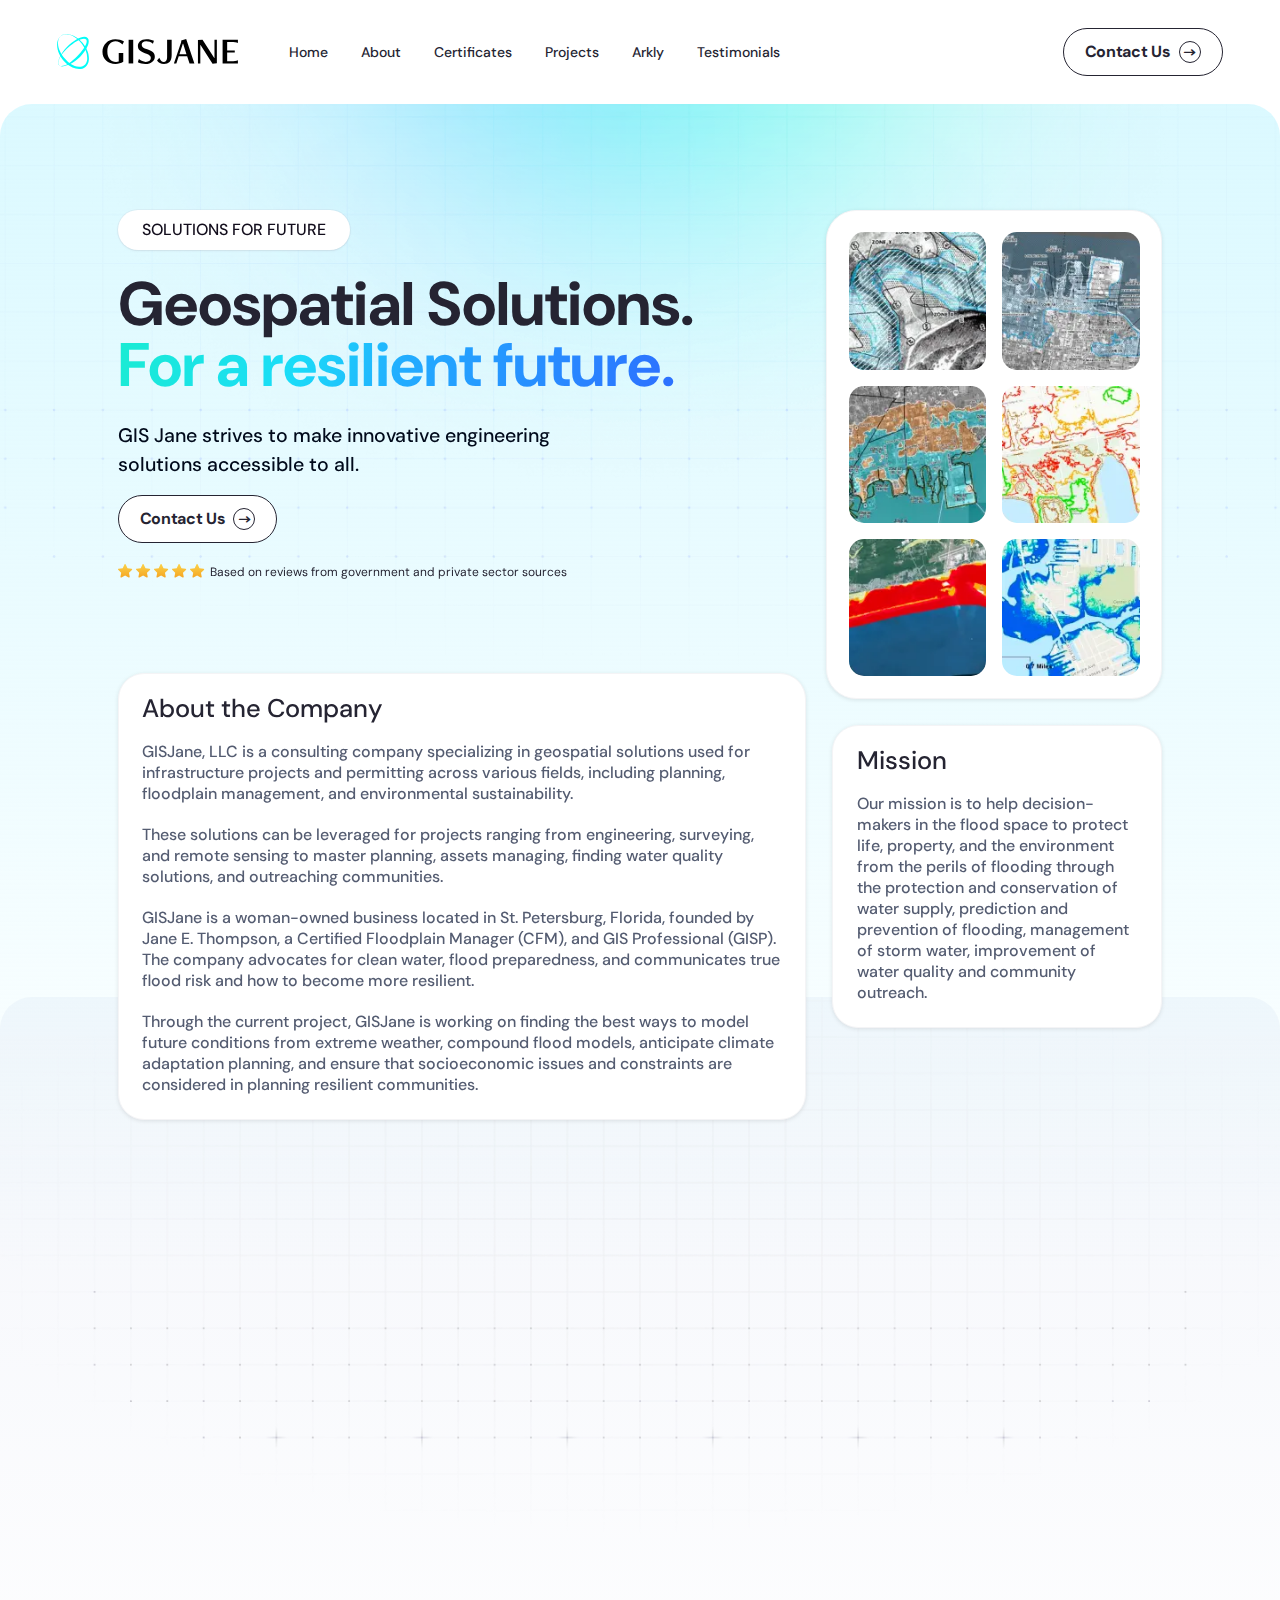
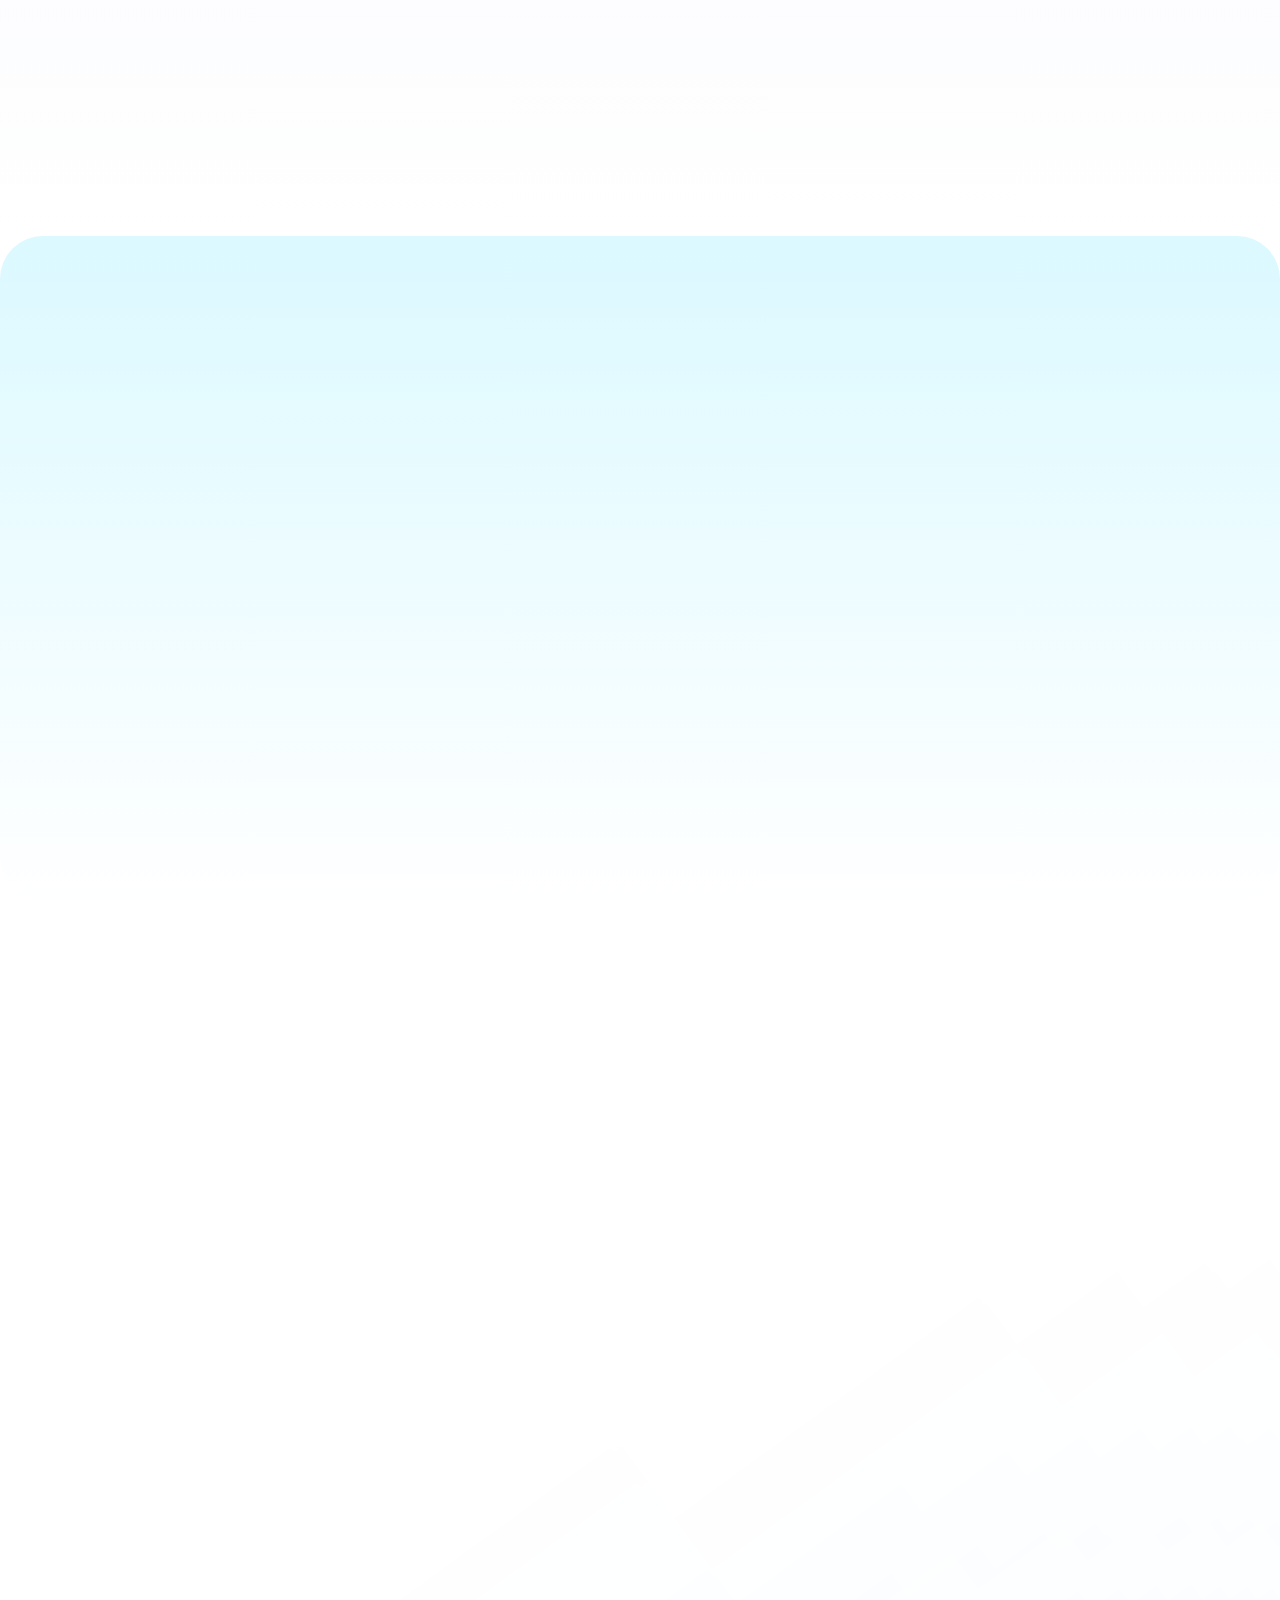
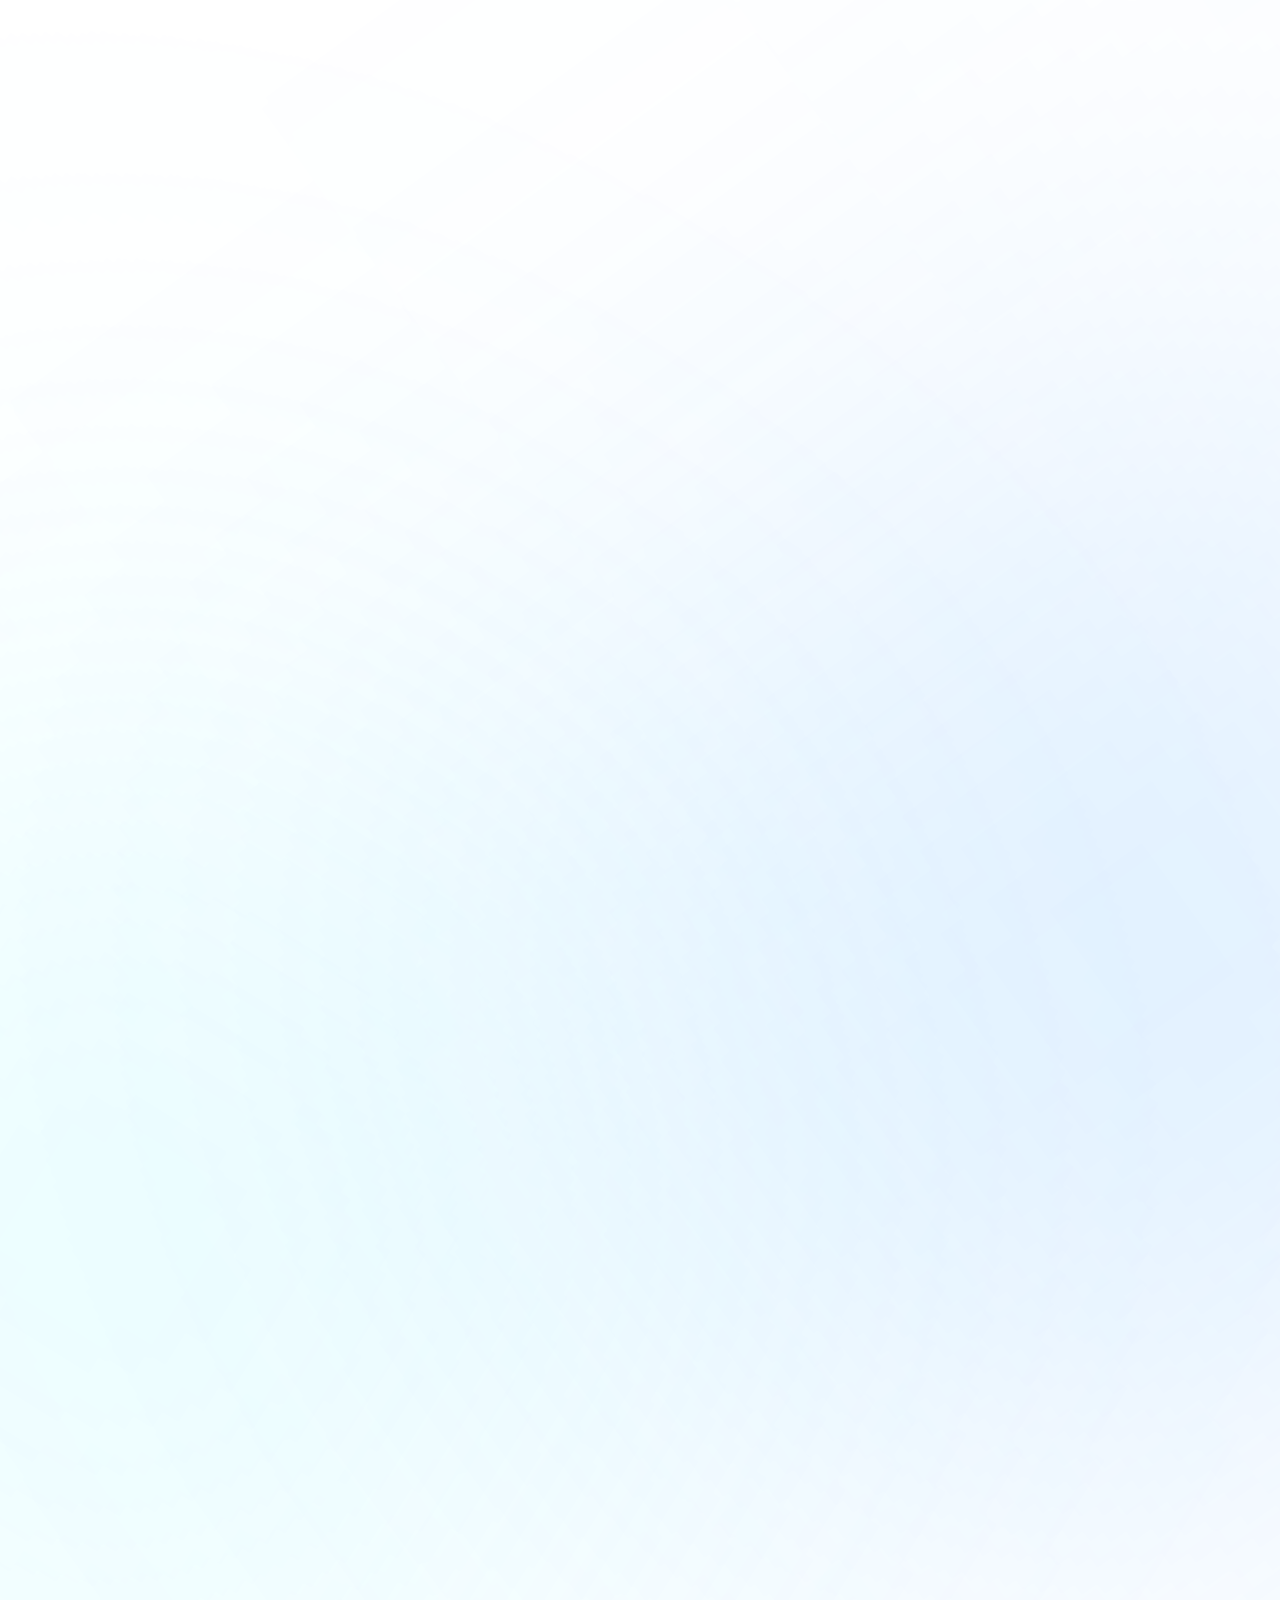
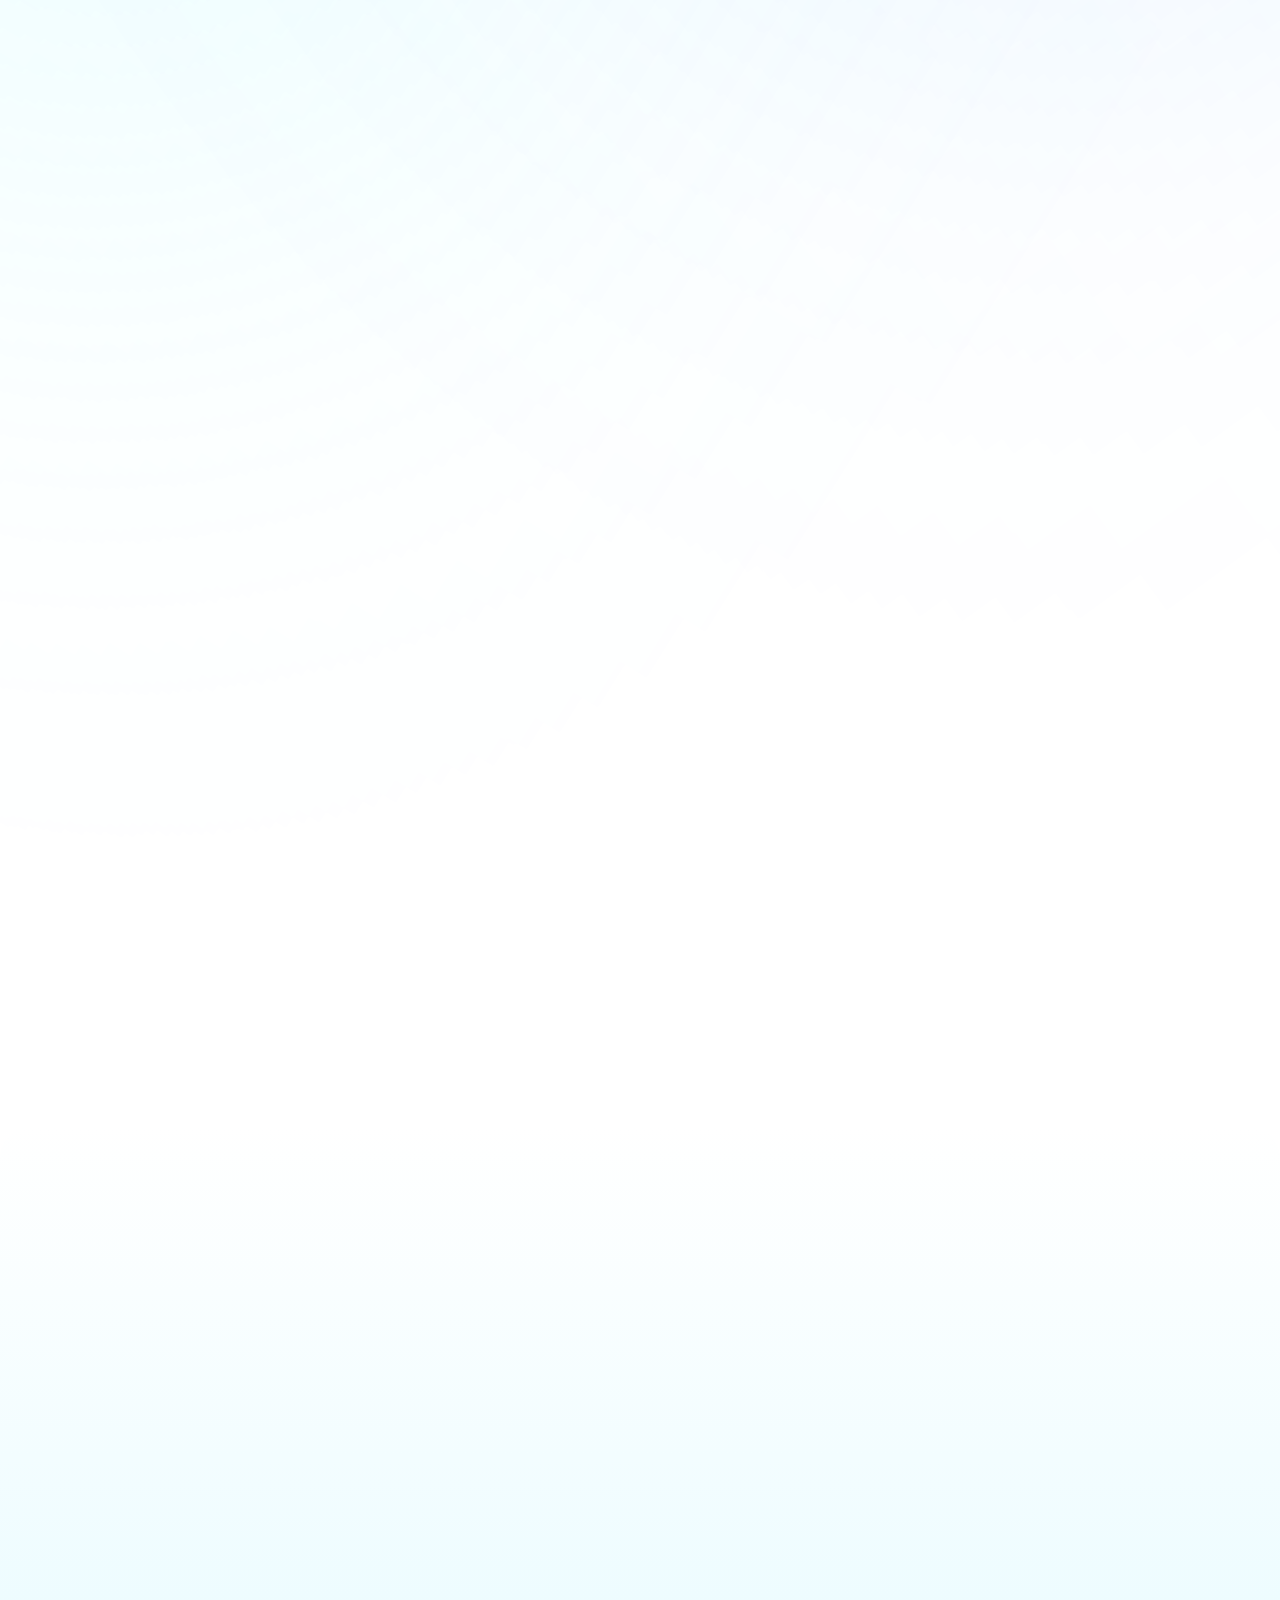
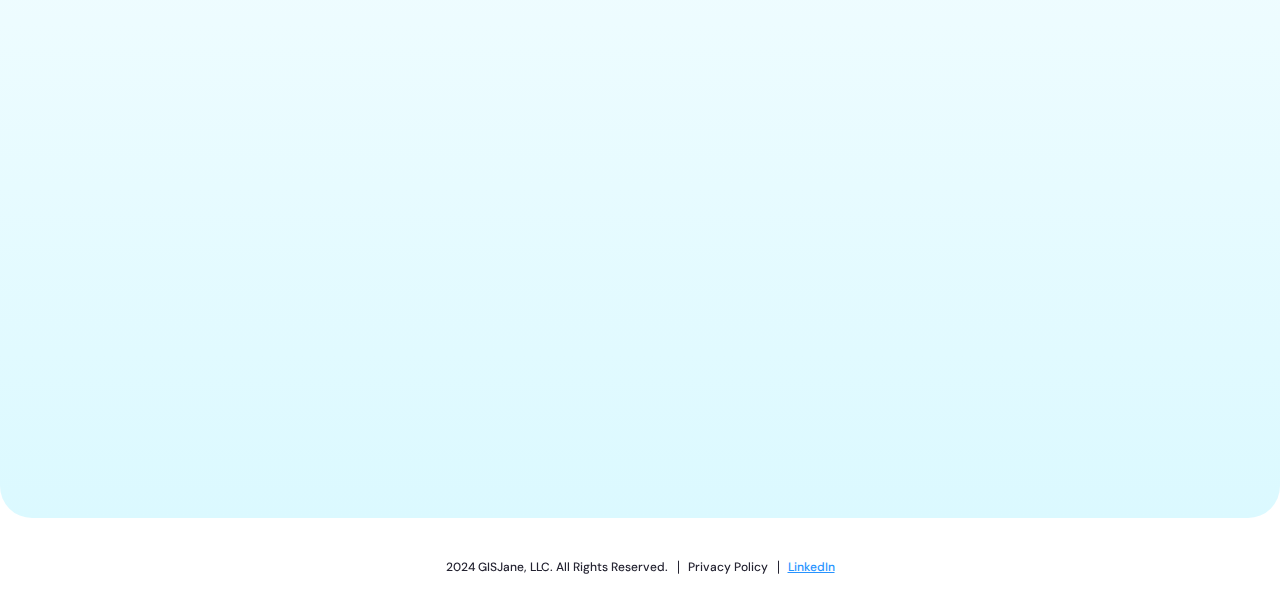
<file: index.html>
<!DOCTYPE html>
<html lang="en">

<head>
	<title>GISJANE</title>
	<meta charset="UTF-8">
	<meta name="format-detection" content="telephone=no">
	<!-- <style>body{opacity: 0;}</style> -->
	<link rel="stylesheet" href="css/style.min.css?_v=20240620052452">
	<link rel="shortcut icon" href="favicon.ico">
	<!-- <meta name="robots" content="noindex, nofollow"> -->
	<meta name="viewport" content="width=device-width, initial-scale=1.0">
</head>

<body>
	<div class="wrapper">
		<header class="header">
			<div class="header__container">
				<div class="header__body">
					<a href="index.html" class="header__logo"><img src="img/logo.svg" alt="logo"></a>
					<div class="header__menu menu">
						<nav class="menu__body">
							<ul class="menu__list">
								<li class="menu__item"><a href="index.html" class="menu__link">Home</a></li>
								<li class="menu__item"><a href="#" data-goto=".about" class="menu__link">About</a></li>
								<li class="menu__item"><a href="#" data-goto=".certifications" class="menu__link">Certificates</a></li>
								<li class="menu__item"><a href="#" data-goto=".projects" class="menu__link">Projects</a></li>
								<li class="menu__item"><a href="#" data-goto=".arkly" class="menu__link">Arkly</a></li>
								<li class="menu__item"><a href="#" data-goto=".testimonials" class="menu__link">Testimonials</a></li>
							</ul>
						</nav>
					</div>
					<a href="#" data-da=".menu__list, 767.98" data-goto=".page__contacts" class="header__button button _icon-arrow">Contact Us</a>
					<button type="button" class="menu__icon icon-menu"><span></span></button>
				</div>
			</div>
		</header>
		<main class="page">
			<section class="page__hero hero">
				<div class="hero__container">
					<div class="hero__body">
						<div class="hero__main main-hero">
							<div class="main-hero__content">
								<div class="main-hero__label label">SOLUTIONS FOR FUTURE</div>
								<h1 class="main-hero__title">Geospatial Solutions. <span>For a resilient future.</span></h1>
								<div class="main-hero__text">GIS Jane strives to make innovative engineering solutions accessible to all.</div>
								<a href="#" data-goto=".page__contacts" class="main-hero__button button _icon-arrow">Contact Us</a>
								<div class="main-hero__reviews reviews-main-hero">
									<a href="#" data-goto=".page__testimonials" class="reviews-main-hero__stars">
										<img src="img/hero/stars.svg" alt="stars">
									</a>
									<div class="reviews-main-hero__text">Based on reviews from government and private sector sources</div>
								</div>
							</div>
							<div class="main-hero__items">
								<div class="main-hero__item">
									<img src="img/hero/image_1.webp" alt="image">
								</div>
								<div class="main-hero__item">
									<img src="img/hero/image_2.webp" alt="image">
								</div>
								<div class="main-hero__item">
									<img src="img/hero/image_3.webp" alt="image">
								</div>
								<div class="main-hero__item">
									<img src="img/hero/image_4.webp" alt="image">
								</div>
								<div class="main-hero__item">
									<img src="img/hero/image_5.webp" alt="image">
								</div>
								<div class="main-hero__item">
									<img src="img/hero/image_6.webp" alt="image">
								</div>
							</div>
						</div>
						<div class="hero__about about-hero">
							<div data-watch data-watch-once class="about-hero__main main-about-hero">
								<h2 class="main-about-hero__title title-about">About the Company</h2>
								<div class="main-about-hero__text text-about">
									<p>GISJane, LLC is a consulting company specializing in geospatial solutions used for infrastructure projects and permitting across various fields, including planning, floodplain management, and environmental sustainability.</p>
									<p>These solutions can be leveraged for projects ranging from engineering, surveying, and remote sensing to master planning, assets managing, finding water quality solutions, and outreaching communities.</p>
									<p>GISJane is a woman-owned business located in St. Petersburg, Florida, founded by Jane E. Thompson, a Certified Floodplain Manager (CFM), and GIS Professional (GISP). The company advocates for clean water, flood preparedness, and communicates true flood risk and how to become more resilient.</p>
									<p>Through the current project, GISJane is working on finding the best ways to model future conditions from extreme weather, compound flood models, anticipate climate adaptation planning, and ensure that socioeconomic issues and constraints are considered in planning resilient communities.</p>
								</div>
							</div>
							<div class="about-hero__items">
								<div data-watch data-watch-once class="about-hero__mission mission-about-hero">
									<h2 class="mission-about-hero__title title-about">Mission</h2>
									<div class="mission-about-hero__text text-about">
										<p>Our mission is to help decision-makers in the flood space to protect life, property, and the environment from the perils of flooding through the protection and conservation of water supply, prediction and prevention of flooding, management of storm water, improvement of water quality and community outreach.</p>
									</div>
								</div>
								<div data-watch data-watch-once class="about-hero__vision vision-about-hero">
									<h2 class="vision-about-hero__title title-about">Vision</h2>
									<div class="vision-about-hero__text text-about">
										<p>Our vision is a world where water resources are safeguarded, flooding is mitigated, and communities are equipped with the knowledge and solutions to adapt and prosper in the face of environmental challenges.</p>
									</div>
								</div>
							</div>
						</div>
					</div>
					<!-- <img src="img/hero/bg.webp" class="hero__bg" alt="bg"> -->
					<img src="img/hero/grid.webp" class="hero__bg-grid" alt="bg">
				</div>
			</section>
			<section class="page__competencies competencies">
				<div class="competencies__container">
					<div class="competencies__body">
						<div data-watch data-watch-once class="competencies__images">
							<div class="competencies__image">
								<img src="img/competencies/image_1.webp" alt="image">
							</div>
							<div class="competencies__image">
								<img src="img/competencies/image_2.webp" alt="image">
							</div>
						</div>
						<div data-watch data-watch-once class="competencies__content content-competencies">
							<h2 class="content-competencies__title">Core competencies:</h2>
							<div class="content-competencies__items">
								<div class="content-competencies__item">Geographic Information Systems</div>
								<div class="content-competencies__item">Asset Management and Inventory</div>
								<div class="content-competencies__item">FEMA Risk MAP</div>
								<div class="content-competencies__item">GIS Training</div>
								<div class="content-competencies__item">Infrastructure</div>
								<div class="content-competencies__item">Satisfying the State of Florida Vulnerability Assessment Requirements</div>
								<div class="content-competencies__item">Grant-Writing</div>
								<div class="content-competencies__item">Capital planning (CAP) and comprehensive planning (COP)</div>
								<div class="content-competencies__item">Environmental Permitting</div>
								<div class="content-competencies__item">Geodatabase Development</div>
								<div class="content-competencies__item">Risk Assessment and Impact Assessment</div>
								<div class="content-competencies__item">Project Management</div>
								<div class="content-competencies__item">No-Rise Certification for Developers</div>
								<div class="content-competencies__item">Program Management for Planners, Engineers, and GIS Experts</div>
								<div class="content-competencies__item">Facilitation of Engineering Studies</div>
							</div>
						</div>
					</div>
					<img src="img/competencies/grid.webp" class="competencies__bg" alt="bg">
				</div>
			</section>
			<section class="page__certifications certifications">
				<div class="certifications__container">
					<div data-watch data-watch-once class="certifications__label label">Certifications & Affiliations</div>
					<div class="certifications__body">
						<div data-watch data-watch-once class="certifications__professional">
							<h2 class="certifications__title">Professional certifications </h2>
							<div class="certifications__logos">
								<div class="certifications__logo">
									<img src="img/certifications/logo_1.svg" alt="logo">
								</div>
								<div class="certifications__logo">
									<img src="img/certifications/logo_2.svg" alt="logo">
								</div>
							</div>
						</div>
						<div data-watch data-watch-once class="certifications__affiliations affilations-certificatios">
							<h2 class="affilations-certificatios__title certifications__title">Professional affiliations</h2>
							<div class="affilations-certificatios__image">
								<img src="img/certifications/affiliations.webp" alt="image">
							</div>
						</div>
					</div>
					<!-- <img src="img/certifications/bg.webp" class="certifications__bg" alt="bg"> -->
				</div>
			</section>
			<section class="page__about about">
				<div class="about__container">
					<div data-watch data-watch-once class="about__label label">About Jane</div>
					<div class="about__body">
						<div data-watch data-watch-once class="about__image">
							<img src="img/about/image.webp" alt="image">
						</div>
						<div data-watch data-watch-once class="about__content">
							<div class="about__text">
								<p>Jane E Thompson, CFM, GISP, the owner of GISJane, specializes in the development of Geographic Information Systems (GIS) in the civil engineering industry creating much of the base mapping available from FEMA in Florida.</p>
								<p>Mrs. Thompson began her career in FEMA flood hazard mapping performing FEMA flood insurance studies during the FEMA Map Modernization Program for Northwest, Suwannee River and Southwest Florida Water Management Districts. She has worked with municipal, state, federal and private clients for regulatory and non-regulatory projects.</p>
								<p>Jane excels at building relationships around GIS, remote sensing, innovative technologies, water quality, floodplain and asset management. She works extensively in asset management and master planning including watershed, water waste, stormwater, county, mining operations and reclamation, environmental engineering, floodplain modeling and mapping, regulatory compliance, permitting and performs QA/QC of modeling inputs and mapping results as well as performs Intergovernmental Outreach.</p>
								<p>Mrs. Thompson’s extensive experience and understanding of GIS asset management principles transcends disciplines and even fields lending her expertise to drive marketing, professional membership, design grants projects with outreach to dozens of government agencies at once with a deeper understanding of environmental and other impacts holistically.</p>
							</div>
						</div>
					</div>
					<div data-watch data-watch-once class="about__quote quote-about">
						<h2 class="quote-about__title title-about">Jane’s quote:</h2>
						<div class="quote-about__text">“I have dedicated my entire professional career to sound floodplain management, communication of true risk and stewardship of the environment using best practices and applications of GIS. The quality of life on this planet and future of sustainable development depends on the actions that we take right here, right now.”</div>
						<img src="img/about/icon-quote.svg" class="quote-about__icon" alt="icon">
					</div>
					<div data-watch data-watch-once class="about__achievements achievements-about">
						<h2 class="achievements-about__title title-about">Achievements</h2>
						<div class="achievements-about__items">
							<div class="achievements-about__item">20 years of experience</div>
							<div class="achievements-about__item">Mapped 13 out of 29 Florida Hydrologic Unit Code (HUC8) Basins (areas)</div>
							<div class="achievements-about__item">Mapped the entire Florida panhandle (Northwest Florida Water Management District) through the Suwannee river twice - the largest water shed study ever awarded for the single company by the Suwannee river</div>
							<div class="achievements-about__item">Conducted the 1st resilience sea level rise project in the state of Florida (Ocala County)</div>
							<div class="achievements-about__item">Digitized all the flood zones for the State of Florida</div>
							<div class="achievements-about__item">Was responsible for permitting 100,000 acre phosphate mine</div>
						</div>
					</div>
				</div>
			</section>
			<section class="page__projects projects">
				<div class="projects__container">
					<div class="projects__body">
						<div class="projects__content">
							<div data-watch data-watch-once class="projects__label label">Projects</div>
							<h2 data-watch data-watch-once class="projects__title">GISJANE Projects</h2>
							<div data-watch data-watch-once class="projects__text">If you want to learn about our initiatives in details, please <a href="#" data-goto=".page__contacts">reach out to us</a></div>
						</div>
						<div data-watch data-watch-once class="projects__slider-box">
							<div class="projects__slider swiper">
								<div class="projects__wrapper swiper-wrapper">
									<div class="projects__slide slide-projects swiper-slide">
										<div class="slide-projects__logo">
											<img src="img/projects/logo_1.svg" alt="logo">
										</div>
										<h3 class="slide-projects__title">Multi-Jurisdictional Watershed Master Plan</h3>
										<div class="slide-projects__text">GISJane assured the quality of GIS and modeling inputs, managed reporting, and coordinated stakeholder engagement for more than twenty Florida counties and municipalities that participated in the HMGP-DR IRMA-funded project. GISJane hired HighTide to conduct an economic and socioeconomic impact assessment for eight communities.</div>
									</div>
									<div class="projects__slide slide-projects swiper-slide">
										<div class="slide-projects__logo">
											<img src="img/projects/logo_2.svg" alt="logo">
										</div>
										<h3 class="slide-projects__title">Manatee County CRS Stormwater Master Plan Activities Evaluation</h3>
										<div class="slide-projects__text">
											<p>Manatee County CRS Stormwater Master Plan Activities Evaluation</p>
											<p>Description: Jane evaluated the Manatee County CRS Program for the Activities related to Stormwater Management Activities in order to provide recommendations to the Stormwater Utilities Division.</p>
										</div>
									</div>
									<div class="projects__slide slide-projects swiper-slide">
										<div class="slide-projects__logo">
											<img src="img/projects/logo_3.svg" alt="logo">
										</div>
										<h3 class="slide-projects__title">Polk County Pathway to a Stormwater Master Plan</h3>
										<div class="slide-projects__text">
											<p>GISJane evaluated Polk County’s existing stormwater management program to provide recommendations for next steps. The county has begun to collect its GIS assets for stormwater outside the existing SWFWMD datasets.</p>
										</div>
									</div>
									<div class="projects__slide slide-projects swiper-slide">
										<div class="slide-projects__logo">
											<img src="img/projects/logo_1.svg" alt="logo">
										</div>
										<h3 class="slide-projects__title">Multi-Jurisdictional Watershed Master Plan</h3>
										<div class="slide-projects__text">GISJane assured the quality of GIS and modeling inputs, managed reporting, and coordinated stakeholder engagement for more than twenty Florida counties and municipalities that participated in the HMGP-DR IRMA-funded project. GISJane hired HighTide to conduct an economic and socioeconomic impact assessment for eight communities.</div>
									</div>
								</div>
							</div>
							<div class="projects__controls">
								<button type="button" class="projects__swiper-button projects__swiper-button-prev _icon-arrow"></button>
								<button type="button" class="projects__swiper-button projects__swiper-button-next _icon-arrow"></button>
							</div>
						</div>
					</div>
				</div>
			</section>
			<section class="page__arkly arkly">
				<div class="arkly__container">
					<div data-watch data-watch-once class="arkly__label label">arkly</div>
					<div class="arkly__content">
						<h2 data-watch data-watch-once class="arkly__title">Our partnership</h2>
						<div data-watch data-watch-once class="arkly__text">
							<p>GISJane is proud to partner with <a href="https://www.hightide.ai" target="_blank">HighTide</a> in bringing Arkly to Florida.</p>
							<p>Visit <a href="https://www.arkly.com" target="_blank">www.arkly.com</a> to check your flood risk and learn about flood insurance and flood mitigation.</p>
						</div>
					</div>
					<a href="https://www.arkly.com" data-watch data-watch-once class="arkly__image">
						<img src="img/arkly/image.webp" alt="image">
					</a>
				</div>
			</section>
			<section class="page__testimonials testimonials">
				<div class="testimonials__container">
					<div class="testimonials__body">
						<div data-watch data-watch-once class="testimonials__slider-box">
							<div class="testimonials__slider swiper">
								<div class="testimonials__wrapper swiper-wrapper">
									<div class="testimonials__slide slide-testimonials swiper-slide">
										<div class="slide-testimonials__image">
											<img src="img/testimonials/image.webp" alt="image">
										</div>
										<div class="slide-testimonials__body">
											<h4 class="slide-testimonials__text">Gisjane makes it incredibly simple for our users and admins to manage feedback and changelog <a href="#">view more</a></h4>
											<div class="slide-testimonials__stars">
												<img src="img/hero/stars.svg" alt="star">
											</div>
											<div class="slide-testimonials__author author-slide-testimonials">
												<div class="author-slide-testimonials__name">Jackson Schaal</div>
												<div class="author-slide-testimonials__position">CEO</div>
											</div>
											<div class="slide-testimonials__logo">
												<img src="img/projects/logo_3.svg" alt="logo">
											</div>
										</div>
									</div>
									<div class="testimonials__slide slide-testimonials swiper-slide">
										<div class="slide-testimonials__image">
											<img src="img/testimonials/image.webp" alt="image">
										</div>
										<div class="slide-testimonials__body">
											<h4 class="slide-testimonials__text">Gisjane makes it incredibly simple for our users and admins to manage feedback and changelog <a href="#">view more</a></h4>
											<div class="slide-testimonials__stars">
												<img src="img/hero/stars.svg" alt="star">
											</div>
											<div class="slide-testimonials__author author-slide-testimonials">
												<div class="author-slide-testimonials__name">Jackson Schaal</div>
												<div class="author-slide-testimonials__position">CEO</div>
											</div>
											<div class="slide-testimonials__logo">
												<img src="img/projects/logo_3.svg" alt="logo">
											</div>
										</div>
									</div>
									<div class="testimonials__slide slide-testimonials swiper-slide">
										<div class="slide-testimonials__image">
											<img src="img/testimonials/image.webp" alt="image">
										</div>
										<div class="slide-testimonials__body">
											<h4 class="slide-testimonials__text">Gisjane makes it incredibly simple for our users and admins to manage feedback and changelog <a href="#">view more</a></h4>
											<div class="slide-testimonials__stars">
												<img src="img/hero/stars.svg" alt="star">
											</div>
											<div class="slide-testimonials__author author-slide-testimonials">
												<div class="author-slide-testimonials__name">Jackson Schaal</div>
												<div class="author-slide-testimonials__position">CEO</div>
											</div>
											<div class="slide-testimonials__logo">
												<img src="img/projects/logo_3.svg" alt="logo">
											</div>
										</div>
									</div>
									<div class="testimonials__slide slide-testimonials swiper-slide">
										<div class="slide-testimonials__image">
											<img src="img/testimonials/image.webp" alt="image">
										</div>
										<div class="slide-testimonials__body">
											<h4 class="slide-testimonials__text">Gisjane makes it incredibly simple for our users and admins to manage feedback and changelog <a href="#">view more</a></h4>
											<div class="slide-testimonials__stars">
												<img src="img/hero/stars.svg" alt="star">
											</div>
											<div class="slide-testimonials__author author-slide-testimonials">
												<div class="author-slide-testimonials__name">Jackson Schaal</div>
												<div class="author-slide-testimonials__position">CEO</div>
											</div>
											<div class="slide-testimonials__logo">
												<img src="img/projects/logo_3.svg" alt="logo">
											</div>
										</div>
									</div>
								</div>
							</div>
							<div class="testimonials__controls">
								<button type="button" class="testimonials__swiper-button testimonials__swiper-button-prev _icon-arrow"></button>
								<button type="button" class="testimonials__swiper-button testimonials__swiper-button-next _icon-arrow"></button>
							</div>
						</div>
						<a data-watch data-watch-once href="#" data-popup="#popup" class="testimonials__button button _icon-stars">Submit Testimonial</a>
					</div>
				</div>
			</section>
			<section class="page__contacts contacts">
				<div class="contacts__container">
					<div class="contacts__body">
						<div class="contacts__content">
							<div data-watch data-watch-once class="contacts__label label">Contact form</div>
							<h2 data-watch data-watch-once class="contacts__title">Let’s Get in Touch</h2>
							<form data-watch data-watch-once data-ajax action="files/sendmail/sendmail.php" method="POST" class="contacts__form form-contact">
								<div class="form-contact__body">
									<div class="form-contact__item form-contact__item_1 item-form-contact">
										<label for="firstName" class="item-form-contact__label">First Name</label>
										<input autocomplete="off" type="text" id="firstName" name="form[firstName]" data-required placeholder="First Name*" class="item-form-contact__input input">
									</div>
									<div class="form-contact__item form-contact__item_2 item-form-contact">
										<label for="lastName" class="item-form-contact__label">Last Name</label>
										<input autocomplete="off" type="text" id="lastName" name="form[lastName]" data-required placeholder="Last Name*" class="item-form-contact__input input">
									</div>
									<div class="form-contact__item form-contact__item_3 item-form-contact">
										<label for="email" class="item-form-contact__label">Email</label>
										<input autocomplete="off" type="email" id="email" name="form[email]" data-required="email" placeholder="Email*" class="item-form-contact__input input">
									</div>
									<div class="form-contact__item form-contact__item_4 item-form-contact">
										<label for="number" class="item-form-contact__label">Phone Number</label>
										<input autocomplete="off" type="number" id="number" name="form[number]" placeholder="Phone number" class="item-form-contact__input input">
									</div>
									<div class="form-contact__item form-contact__item_5 item-form-contact">
										<div class="item-form-contact__label">Role</div>
										<select name="form[role]" data-class-modif="form" class="item-form-contact__select">
											<option value="1" selected>Select a role*</option>
											<option value="2">Government</option>
											<option value="3">Engineer</option>
											<option value="4">Consultant</option>
											<option value="5">Property Owner</option>
											<option value="6">Other</option>
										</select>

									</div>
									<div class="form-contact__item form-contact__item_6 item-form-contact">
										<div class="item-form-contact__label">Why are you getting in touch?</div>
										<select name="form[why]" data-class-modif="form" class="item-form-contact__select">
											<option value="1" selected>Select a purpose of your inquiry*</option>
											<option value="2">Learn more about GIS</option>
											<option value="3">Learn more about vulnerability assessment</option>
											<option value="4">Learn more asset management and inventory</option>
											<option value="5">Learn more about master planning</option>
											<option value="6">General inquiries</option>
											<option value="7">Career opportunities</option>
											<option value="8">Other</option>
										</select>
									</div>
									<div class="form-contact__item form-contact__item_7 item-form-contact">
										<label for="message" class="item-form-contact__label">Message</label>
										<textarea autocomplete="off" data-autoheight data-autoheight-min="200" id="message" name="form[message]" placeholder="Enter a message..." data-error="Error" class="item-form-contact__input item-form-contact__input_txta input"></textarea>
									</div>
								</div>
								<div class="form-contact__checkbox checkbox-contact">
									<input type="checkbox" id="checkbox" name="form[checkbox]" data-required checked class="checkbox-contact__input input">
									<label for="checkbox" class="checkbox-contact__label"><span>I agree to the <a href="#">terms</a> of use. Privacy Policy</span></label>
								</div>
								<button type="submit" class="form-contact__button button _icon-arrow">Submit</button>
							</form>
						</div>
						<div data-watch data-watch-once class="contacts__items">
							<div class="contacts__item">
								<img src="img/contacts/image_1.webp" alt="image">
							</div>
							<div class="contacts__item">
								<img src="img/contacts/image_2.webp" alt="image">
							</div>
							<div class="contacts__item">
								<img src="img/contacts/image_3.webp" alt="image">
							</div>
							<div class="contacts__item">
								<img src="img/contacts/image_4.webp" alt="image">
							</div>
							<div class="contacts__item">
								<img src="img/contacts/image_5.webp" alt="image">
							</div>
							<div class="contacts__item">
								<img src="img/contacts/image_6.webp" alt="image">
							</div>
							<div class="contacts__item">
								<img src="img/contacts/image_7.webp" alt="image">
							</div>
							<div class="contacts__item">
								<img src="img/contacts/image_8.webp" alt="image">
							</div>
						</div>
					</div>
				</div>
			</section>
		</main>
		<footer class="footer">
			<div class="footer__container">
				<div class="footer__rights">2024 GISJane, LLC. All Rights Reserved.</div>
				<a href="#" class="footer__privacy">Privacy Policy</a>
				<a href="#" class="footer__linkedin">LinkedIn</a>
			</div>
		</footer>
	</div>
	<div id="popup" aria-hidden="true" class="popup">
		<div class="popup__wrapper">
			<div class="popup__content">
				<button data-close type="button" class="popup__close">
					<svg width="23" height="23" viewBox="0 0 23 23" fill="none" xmlns="http://www.w3.org/2000/svg">
						<path opacity="0.850056" d="M1.73333 1.48883L21.5469 21.0288" stroke="#979797" stroke-linecap="square" />
						<path opacity="0.850056" d="M21.2667 1.48883L1.45309 21.0288" stroke="#979797" stroke-linecap="square" />
					</svg>
				</button>
				<div class="popup__body">
					<div class="popup__label label">REVIEW</div>
					<h2 class="popup__title">Your review</h2>
					<form data-ajax action="files/sendmail/sendmail.php" method="POST" class="popup__form form-popup">
						<div class="form-popup__body">
							<div class="form-popup__item form-popup__item_1 item-form-popup">
								<label for="firstName" class="item-form-popup__label">First Name</label>
								<input autocomplete="off" type="text" id="firstNamePopup" name="form[firstName]" data-required placeholder="First Name*" class="item-form-popup__input input">
							</div>
							<div class="form-popup__item form-popup__item_2 item-form-popup">
								<label for="lastName" class="item-form-popup__label">Last Name</label>
								<input autocomplete="off" type="text" id="lastNamePopup" name="form[lastName]" data-required placeholder="Last Name*" class="item-form-popup__input input">
							</div>
							<div class="form-popup__item form-popup__item_3 item-form-popup">
								<label for="email" class="item-form-popup__label">Email</label>
								<input autocomplete="off" type="email" id="emailPopup" name="form[email]" data-required="email" placeholder="Email*" class="item-form-popup__input input">
							</div>
							<div class="form-popup__item form-popup__item_4 item-form-popup">
								<label for="number" class="item-form-popup__label">Phone Number</label>
								<input autocomplete="off" type="number" id="numberPopup" name="form[number]" placeholder="Phone number" class="item-form-popup__input input">
							</div>
							<div class="form-popup__item form-popup__item_5 item-form-popup">
								<label for="message" class="item-form-popup__label">Your Review</label>
								<textarea autocomplete="off" data-autoheight data-autoheight-min="200" id="messagePopup" name="form[popup-review]" data-required placeholder="Enter a your review..." class="item-form-popup__input item-form-popup__input_txta input"></textarea>
							</div>
							<div class="form-popup__item form-popup__item_6 item-form-popup item-form-popup_rating">
								<label class="item-form-popup__label item-form-popup__label_big">Rate our services*</label>
								<div data-rating="set" data-rating-title class="rating"></div>
							</div>
							<div class="form-popup__item form-popup__item_7 item-form-popup item-form-popup_row">
								<label class="item-form-popup__label item-form-popup__label_big">Make review public?</label>
								<div class="public-review__options options-public-review">
									<div class="options-public-review__item">
										<input id="formPublicYes" type="radio" value="yes" name="public" required class="options-public-review__input">
										<label for="formPublicYes" class="options-public-review__label"><span>Yes</span></label>
									</div>
									<div class="options-public-review__item">
										<input id="formPublicNo" type="radio" value="no" name="public" class="options-public-review__input">
										<label for="formPublicNo" class="options-public-review__label"><span>No</span></label>
									</div>
								</div>
							</div>
							<div class="form-popup__item form-popup__item_8 item-form-popup">
								<label class="item-form-popup__label item-form-popup__label_big">This may include publishing your review on our website, social media channels, adversting materials, and other marketing communications.</label>
								<div class="public-website__options options-public-website">
									<div class="options-public-website__item">
										<input id="formPublicWebsiteYesPhoto" checked type="radio" value="yes" name="publicWebsite" class="options-public-website__input">
										<label for="formPublicWebsiteYesPhoto" class="options-public-website__label"><span>Yes, I grant permsission to use my review text, photo, and my first and last name.</span></label>
									</div>
									<div class="options-public-website__item">
										<input id="formPublicWebsiteYes" type="radio" value="yes-without-foto" name="publicWebsite" class="options-public-website__input">
										<label for="formPublicWebsiteYes" class="options-public-website__label"><span>Yes, I grant permsission to use my review text, photo, and my first and last name, but not my photo.</span></label>
									</div>
								</div>
							</div>
							<div class="form-popup__item form-popup__item_9 item-form-popup">
								<label class="item-form-popup__label item-form-popup__label_big">Upload your photo or video testimonial ( accepts mpg, avi,.webp,.webp,.webp,.webp)</label>
								<div class="item-form-popup__file file-popup">
									<div class="file-popup__preview preview-file-popup">
										<div class="preview-file-popup__file-info">
											<span class="preview-file-popup__icon">
												<img src="img/icons/file-icon.svg" alt="icon">
											</span>
											<span class="preview-file-popup__file-name"></span>
										</div>
										<span class="preview-file-popup__remove-file-icon">
											<img src="img/icons/remove-icon.svg" alt="icon">
										</span>
									</div>
									<div class="file-popup__area area-file-popup">
										<span class="area-file-popup__icon upload-icon">
											<img src="img/icons/upload.svg" alt="icon">
										</span>
										<h3 class="area-file-popup__message">Drop here to attach or <span class="area-file-popup__upload"><input type="file" accept=".avi, .mpg, .mp4, .webp, .webp, .webp, .webp, .webp" class="default-file-input"><span class="area-file-popup__upload-text">upload</span></span></h3>
										<div class="area-file-popup__size">Max size 5GB</div>
									</div>
									<div class="file-popup__error-block"></div>
								</div>
							</div>
						</div>

						<button type="submit" class="form-popup__button button _icon-arrow">Send review</button>
					</form>
				</div>
			</div>
		</div>
	</div>
	<!-- Документація: https://template.fls.guru/template-docs/modul-preloader.html -->
	<div id="preloader">
		<!-- Скріпт прелоадера -->
		<script>
			function preloader() {
				const preloaderImages = document.querySelector('[data-preloader]') ? document.querySelectorAll('[data-preloader] img') : document.querySelectorAll('img');
				const preloaderContainer = document.querySelector('#preloader');
				if (preloaderImages.length) {
					const preloaderStyleTemplate = `
				<style>
					* {
						padding: 0px;
						margin: 0px;
						border: 0px;
						box-sizing: border-box;
					}
					/* Головний блок */
					.preloader{
						pointer-events: none;
						z-index: -1;
						position: fixed;
						width: 100%;
						height: 100%;
						top: 0;
						left: 0;
                  background: url('img/preloader_bg.webp') center / cover no-repeat;
						display: flex;
						justify-content:center;
						align-items: center;
					}
					/* Блок з елементами */
					.preloader__body{
						padding: 0.93rem;
						max-width: 31.25rem;
						display: flex;
						flex-direction: column;
                  align-items: center;
                  gap: 22px;
                  color: #fff;
					}
					/* Блок з лічильником */
					.preloader__counter{
						font-size: 4rem;
					}
					/* Прогресбар */
					// .preloader__icon{
                  width: 100px;
                  height: 100px;
                  img {
                     max-width: 100%;
                  }
               }
					.lock body{
						overflow: hidden;
						touch-action: none;
						overscroll-behavior: none;
					}
					.loading body>*:not(.preloader){
						opacity: 0;
						visibility: hidden;
					}
					.loaded body>*:not(.preloader){
						transition: opacity 0.5s ease 0s;
						opacity: 1;
						visibility: visible;
					}
				</style>`;

					document.head.insertAdjacentHTML("beforeend", preloaderStyleTemplate);

					const preloaderTemplate = `
					<div class="preloader">
						<div class="preloader__body">
                     <div class="preloader__icon">
                        <img src="img/preloader_icon.svg" alt="icon">
                     </div>
							<div class="preloader__counter">0%</div>
						</div>
					</div>`;
					document.body.insertAdjacentHTML("beforeend", preloaderTemplate);

					const
						preloader = document.querySelector('.preloader'),
						showIcon = document.querySelector('.preloader__icon'),
						showPecentLoad = document.querySelector('.preloader__counter'),
						htmlDocument = document.documentElement;

					let imagesLoadedCount = counter = progress = 0;

					htmlDocument.classList.add('loading');
					htmlDocument.classList.add('lock');

					preloaderImages.forEach(preloaderImage => {
						const imgClone = document.createElement('img');
						if (imgClone) {
							imgClone.onload = imageLoaded;
							imgClone.onerror = imageLoaded;
							preloaderImage.dataset.src ? imgClone.src = preloaderImage.dataset.src : imgClone.src = preloaderImage.src;
						}
					});

					function setValueProgress(progress) {
						showPecentLoad ? showPecentLoad.innerText = `${progress}%` : null;
						// showLineLoad ? showLineLoad.style.width = `${progress}%` : null;
					}
					showPecentLoad ? setValueProgress(progress) : null;

					function imageLoaded() {
						imagesLoadedCount++;
						progress = Math.round((100 / preloaderImages.length) * imagesLoadedCount);
						const intervalId = setInterval(() => {
							counter >= progress ? clearInterval(intervalId) : setValueProgress(++counter);
							counter >= 100 ? addLoadedClass() : null;
						}, 10);
					}

					function addLoadedClass() {
						htmlDocument.classList.add('loaded');
						htmlDocument.classList.remove('lock');
						htmlDocument.classList.remove('loading');
						setInterval(() => {
							preloader.remove();
							preloaderContainer.remove();
						}, 0);
					}
				} else {
					preloaderContainer.remove();
				}
			}
			preloader();
		</script>
	</div>
	<script src="js/app.min.js?_v=20240620052452"></script>
</body>

</html>
</file>
<file: css/style.min.css>
@import url(https://fonts.googleapis.com/css?family=DM+Sans:regular,500,600,700&display=swap);@font-face{font-family:icons;font-display:swap;src:url(../fonts/icons.woff2) format("woff2");font-weight:400;font-style:normal}.select__title::after,[class*=_icon-]::before{font-family:icons;font-style:normal;font-weight:400;font-variant:normal;text-transform:none;line-height:1;-webkit-font-smoothing:antialiased;-moz-osx-font-smoothing:grayscale}._icon-stars:before{content:"\e900";color:#fff}._icon-arrow:before{content:"\e901"}._icon-arrow-down:before{content:"\e902"}*{padding:0;margin:0;border:0}*,*::after,*::before{box-sizing:border-box}*::after,*::before{display:inline-block}body,html{height:100%;min-width:320px}body{color:#252432;line-height:1;font-family:"DM Sans";font-size:1rem;-ms-text-size-adjust:100%;-moz-text-size-adjust:100%;-webkit-text-size-adjust:100%;-webkit-font-smoothing:antialiased;-moz-osx-font-smoothing:grayscale}button,input,textarea{font-family:"DM Sans";font-size:inherit;line-height:inherit;color:inherit;background-color:transparent}input,textarea{width:100%}button,option,select{cursor:pointer}a{display:inline-block;color:inherit;text-decoration:none}ul li{list-style:none}img{vertical-align:top}h1,h2,h3,h4,h5,h6{font-weight:inherit;font-size:inherit}.lock body{overflow:hidden;touch-action:none;-ms-scroll-chaining:none;overscroll-behavior:none}.wrapper{min-height:100%;display:flex;flex-direction:column;overflow:hidden}@supports (overflow:clip){.wrapper{overflow:clip}}.wrapper > main{flex:1 1 auto}.wrapper > *{min-width:0}[class*=__container]{max-width:87.875rem;margin:0 auto;padding:0 .9375rem}.button{display:inline-flex;flex-direction:row-reverse;justify-content:center;align-items:center;gap:.5rem;height:3rem;padding:0 1.3125rem;border:1px solid #252432;border-radius:3.125rem;background-color:#fff;font-size:1rem;font-weight:700;line-height:140%;letter-spacing:-.02em;transition:all .5s ease 0s}.button::before{color:#252432;transition:all .5s ease 0s}.button--fw{width:100%}input[type=email],input[type=tel],input[type=text],textarea{-webkit-appearance:none;appearance:none}.input{border-radius:0!important;width:100%;display:block;caret-color:inherit}.input._form-focus{outline:0}.input[placeholder]:not([data-placeholder-nohiden])::-webkit-input-placeholder{-webkit-transition:opacity .3s;transition:opacity .3s}.input[placeholder]:not([data-placeholder-nohiden]):-ms-input-placeholder{-ms-transition:opacity .3s;transition:opacity .3s}.input[placeholder]:not([data-placeholder-nohiden])::-ms-input-placeholder{-ms-transition:opacity .3s;transition:opacity .3s}.input[placeholder]:not([data-placeholder-nohiden])::placeholder{transition:opacity .3s}.input[placeholder]:not([data-placeholder-nohiden]):focus::-webkit-input-placeholder{opacity:0}.input[placeholder]:not([data-placeholder-nohiden]):focus:-ms-input-placeholder{opacity:0}.input[placeholder]:not([data-placeholder-nohiden]):focus::-ms-input-placeholder{opacity:0}.input[placeholder]:not([data-placeholder-nohiden]):focus::placeholder{opacity:0}textarea.input{resize:none;padding:0 0}.checkbox{position:relative}.checkbox:not(:last-child){margin-bottom:em(5)}.checkbox__input{position:absolute;width:0;height:0;opacity:0}.checkbox__input:focus-visible + .checkbox__label:before{box-shadow:0 0 5px #000}.checkbox__input:checked + .checkbox__label:before{background:#000}.checkbox__label{cursor:pointer;display:inline-flex;position:relative;gap:10px}.checkbox__label:before{content:"";align-self:flex-start;flex:0 0 20px;width:20px;height:20px;border:1px solid #a7a9ac}.checkbox__text{align-self:center}.select{min-width:0;width:100%;position:relative}.select__body{position:relative}.select__title{height:3.625rem;color:inherit;text-align:left;border:1px solid rgba(11,61,121,.16);border-radius:5555px!important;box-shadow:0 1px 2px 0 rgba(16,24,40,.05);background:#fff;cursor:pointer;width:100%;font-size:1.125rem;line-height:133%;color:#636978;transition:all .5s ease 0s;position:relative}.select__title::after{content:"\e902";position:absolute;width:1.25rem;height:1.25rem;top:20px;right:1.1875rem;font-size:.875rem;-webkit-transform:rotate(90deg);transform:rotate(90deg);display:flex;justify-content:center;align-items:center;transition:-webkit-transform .5s ease 0s;transition:transform .5s ease 0s;transition:transform .5s ease 0s,-webkit-transform .5s ease 0s}._select-open .select__title{color:#3b394e}._select-open .select__title::after{-webkit-transform:rotate(-90deg);transform:rotate(-90deg)}.select__value{display:flex;min-width:0;align-items:center;height:1.875rem;padding:0 .9375rem;gap:.625rem}.select__value > *{flex:1 1 auto}.select__value:after{content:"";align-self:stretch;flex:0 0 10px;transition:all .3s ease 0s;display:flex;justify-content:center;align-items:center}._select-open .select__value:after{-webkit-transform:rotate(-180deg);transform:rotate(-180deg)}.select__value._select-pseudo-label::before{content:attr(data-pseudo-label);opacity:.5}.select__content{flex:1 1 auto;overflow:hidden;text-overflow:ellipsis;white-space:nowrap}.select__text{flex:1 1 auto;overflow:hidden;text-overflow:ellipsis;white-space:nowrap}.select__input{width:100%;background-color:transparent;height:100%}.select__options{color:#000;position:absolute;top:calc(100% + .5rem);min-width:100%;left:0;background-color:#fff;box-shadow:0 4px 6px -2px rgba(16,24,40,.03),0 12px 16px -4px rgba(16,24,40,.08);border:1px solid #f2f4f7;border-radius:20px;overflow:hidden;padding:.3125rem 0}.select__scroll{overflow-y:auto;overflow-x:hidden}.select__option{width:100%;font-size:16px;line-height:150%;color:#3b394e;text-align:left;cursor:pointer;padding:.625rem .875rem;color:inherit}.select__row{display:inline-flex;align-items:center}.select--show-top .select__options{top:auto;bottom:calc(100% - .0625rem);border:1px solid #d9d9d9;border-bottom:0;border-radius:4px 4px 0 0;padding:5px 0 10px 0}._select-tag{cursor:pointer}.rating{display:inline-block}.rating__items{display:inline-flex;align-items:flex-start;gap:.25rem}.rating__item{flex:0 0 1.25rem;width:1.25rem;height:1.25rem;position:relative;background:url([data-uri]) 0 0/1.25rem no-repeat;transition:all .3s}.rating__item--active{background:url([data-uri]) 0 0/1.25rem no-repeat}.rating__item span{position:absolute;top:0;left:0;width:0%;height:1.25rem;background:url([data-uri]) 0 0/1.25rem no-repeat}.rating__item:not(:last-child)::after{content:"";position:absolute;right:0;top:0;height:100%;width:.25rem;-webkit-transform:translateX(100%);transform:translateX(100%)}[data-rating=set] .rating__item:not(:last-child)::after{cursor:pointer}.rating__input{width:100%;height:100%;opacity:0;display:block}[data-rating=set] .rating__input{cursor:pointer}.icon-menu{display:none}body::after{content:"";background-color:rgba(0,0,0,.5);position:fixed;width:100%;height:100%;top:0;left:0;opacity:0;transition:opacity .8s ease 0s;pointer-events:none;z-index:149}.popup-show body::after{opacity:1}.popup{position:fixed;top:0;left:0;bottom:0;right:0;padding:30px 10px;transition:visibility .8s ease 0s;visibility:hidden;pointer-events:none}.popup_show{z-index:150;visibility:visible;overflow:auto;pointer-events:auto}.popup_show .popup__content{visibility:visible;-webkit-transform:scale(1);transform:scale(1)}.popup__wrapper{display:flex;flex-direction:column;align-items:center;min-height:100%;flex:1 1 auto;width:100%;display:flex;justify-content:center;align-items:center}.popup__content{visibility:hidden;-webkit-transform:scale(0);transform:scale(0);transition:-webkit-transform .3s ease 0s;transition:transform .3s ease 0s;transition:transform .3s ease 0s,-webkit-transform .3s ease 0s;background-color:#fff;width:100%;max-width:746px;border-radius:24px}.lock .popup__content{visibility:visible}.popup__close{position:absolute;top:1.25rem;right:1.25rem;transition:-webkit-transform .5s ease 0s;transition:transform .5s ease 0s;transition:transform .5s ease 0s,-webkit-transform .5s ease 0s}.popup__label:not(:last-child){margin-bottom:1.25rem}.popup__title{font-weight:700;line-height:120%}.popup__title:not(:last-child){margin-bottom:1.875rem}.form-popup{width:100%;display:inline-flex;flex-direction:column;align-items:center}.form-popup__body{width:100%;display:grid;grid-template-columns:repeat(2,1fr);gap:1.25rem}.form-popup__body:not(:last-child){margin-bottom:1rem}.form-popup__item_5{grid-column:span 2}.form-popup__item_6{grid-column:span 2}.form-popup__item_7{grid-column:span 2}.form-popup__item_8{grid-column:span 2}.form-popup__item_9{grid-column:span 2}.form-popup__button{width:100%;background-color:#252432;color:#fff}.form-popup__button::before{font-size:.625rem;color:#fff}.item-form-popup{display:flex;flex-direction:column;align-items:start}.item-form-popup_rating{flex-direction:row;align-items:center;gap:1.25rem}.item-form-popup_row{flex-direction:row;align-items:center;gap:1.25rem}.item-form-popup__label{font-size:1rem;line-height:125%;color:#252434}.item-form-popup__label_big{font-size:1.125rem;line-height:111%;color:#344054;margin-bottom:0!important}.item-form-popup__label:not(:last-child){margin-bottom:.375rem}.item-form-popup__input{height:3.625rem;width:100%;padding:0 .875rem;font-size:1.125rem;line-height:133%;color:#636978;box-shadow:0 1px 2px 0 rgba(16,24,40,.05);background:#fff;border:1px solid rgba(11,61,121,.16);border-radius:5555px!important}.item-form-popup__input_txta{border-radius:20px!important;padding:.875rem!important}.item-form-popup__input._form-error{border:1px solid rgba(208,25,43,.6)}.public-review__options{display:flex;align-items:center;gap:1.25rem}.options-public-review__item{display:flex;align-items:center;gap:.5rem;cursor:pointer}.options-public-review__input{cursor:pointer}.options-public-review__label{font-size:.875rem;line-height:143%;color:#344054;cursor:pointer}.options-public-website{width:100%;margin-top:1rem}.options-public-website__item{display:flex;align-items:center;gap:.5rem;cursor:pointer}.options-public-website__item:not(:last-child){margin-bottom:.75rem}.options-public-website__input{flex:0 0 1rem;cursor:pointer}.options-public-website__label{flex:1 1 auto;font-size:.875rem;line-height:143%;color:#636978;cursor:pointer}.file-popup{width:100%}.file-popup__preview{margin-top:1rem}.file-popup__area{margin-top:1rem}.file-popup__error-block{margin-top:1rem;font-size:.75rem;line-height:167%;letter-spacing:-.02em;color:#dc2626}.preview-file-popup{width:100%;min-height:3.125rem;border-radius:.375rem;border:1px solid #2793ff;background:rgba(39,147,255,.05);padding:.625rem .75rem;display:flex;align-items:center;gap:.625rem;display:none}.preview-file-popup__file-info{flex:1 1 auto;display:flex;align-items:center;gap:.625rem}.preview-file-popup__file-name{flex:1 1 auto}.preview-file-popup__remove-file-icon{cursor:pointer}.area-file-popup{min-height:9.5rem;border:1px dashed rgba(99,105,120,.5);border-radius:.375rem;padding:.75rem 0;display:flex;flex-direction:column;justify-content:center;align-items:center}.area-file-popup__icon:not(:last-child){margin-bottom:.75rem}.area-file-popup__message{line-height:162%;letter-spacing:-.02em;color:#4b5563}.area-file-popup__message:not(:last-child){margin-bottom:.75rem}.area-file-popup__upload{font-weight:500;color:#2793ff;position:relative}.area-file-popup__size{font-size:12px;line-height:167%;letter-spacing:-.02em;color:#636978}.default-file-input{position:absolute;width:100%;height:100%;top:0;left:0;opacity:0;font-size:0;cursor:pointer}.ibg{width:100%;height:100%;-o-object-fit:cover;object-fit:cover}.ibg--top{-o-object-position:top;object-position:top}.ibg--bottom{-o-object-position:bottom;object-position:bottom}.ibg--left{-o-object-position:left;object-position:left}.ibg--right{-o-object-position:right;object-position:right}.ibg--contain{-o-object-fit:contain;object-fit:contain}.label{height:2.5rem;padding:0 1.5rem;border-radius:3rem;background:#fff;box-shadow:0 0 0 1px rgba(186,188,201,.16),0 1px 2px 0 rgba(102,109,128,.12),0 2px 0 -2px rgba(129,136,152,.08);font-weight:500;line-height:150%;text-align:center;color:#120d1c;display:inline-flex;justify-content:center;align-items:center}.header__body{display:flex;align-items:center;gap:.9375rem}.header__logo{flex:0 0 11.6875rem;position:relative;z-index:7}.header__logo img{max-width:100%}.header__menu{flex:1 1 auto}.header__button{position:relative;z-index:5}.header__button::before{font-size:.375rem;font-weight:600;width:1.375rem;height:1.375rem;border-radius:50%;border:1px solid #252432;display:flex;justify-content:center;align-items:center}.menu__list{display:flex;align-items:center;-webkit-column-gap:2.0625rem;-moz-column-gap:2.0625rem;column-gap:2.0625rem;row-gap:.9375rem}.menu__link{font-size:.875rem;font-weight:500;position:relative}.menu__link::after,.menu__link::before{content:"";position:absolute;width:0%;height:.125rem;bottom:-.125rem;background:#252432;opacity:.6}.menu__link::before{left:0}.menu__link::after{right:0;background:#252432;transition:width .8s cubic-bezier(.22,.61,.36,1)}.footer__container{display:flex;justify-content:center;align-items:center;-webkit-column-gap:1.25rem;-moz-column-gap:1.25rem;column-gap:1.25rem;font-size:.75rem;font-weight:500;line-height:150%}.footer__privacy,.footer__rights{position:relative}.footer__privacy::after,.footer__rights::after{content:"";position:absolute;right:-.6875rem;top:50%;-webkit-transform:translate(0,-50%);transform:translate(0,-50%);width:.0625rem;height:70%;background-color:#252432}.footer__linkedin{text-decoration:underline;color:#2793ff}.hero__container{background:linear-gradient(180deg,#dbf9ff 0,rgba(255,255,255,0) 100%);border-radius:2rem;overflow:hidden;position:relative;z-index:1}.hero__bg{position:absolute;z-index:2;top:0;left:0;width:100%;mix-blend-mode:overlay;opacity:.41}.hero__bg-grid{position:absolute;z-index:3;top:0;left:0;width:100%}.hero__body{position:relative;z-index:4}.main-hero{display:flex;gap:1rem}.main-hero__content{flex:1 1 auto}.main-hero__label{opacity:0;-webkit-transform:translateY(120%);transform:translateY(120%);transition:all .6s ease .2s}.main-hero__label:not(:last-child){margin-bottom:1.5rem}.loaded .main-hero__label{opacity:1;-webkit-transform:translateY(0);transform:translateY(0)}.main-hero__title{max-width:39.375rem;font-weight:700;line-height:100%;opacity:0;-webkit-transform:translateY(80%);transform:translateY(80%);transition:all .8s ease .4s}.main-hero__title span{background:linear-gradient(107deg,#1aecd2 0,#1adcf8 32.5%,#22acff 51.5%,#2c72ff 96.5%);background-clip:text;-webkit-background-clip:text;-webkit-text-fill-color:transparent}.main-hero__title:not(:last-child){margin-bottom:1.5rem}.loaded .main-hero__title{opacity:1;-webkit-transform:translateY(0);transform:translateY(0)}.main-hero__text{max-width:31.875rem;font-weight:500;line-height:150%;color:#010a1b;opacity:0;-webkit-transform:translateY(100%);transform:translateY(100%);transition:all .6s ease .6s}.main-hero__text:not(:last-child){margin-bottom:1rem}.loaded .main-hero__text{opacity:1;-webkit-transform:translateY(0);transform:translateY(0)}.main-hero__button{opacity:0;-webkit-transform:translateY(100%);transform:translateY(100%);transition:all .6s ease .8s}.main-hero__button::before{font-size:.375rem;font-weight:600;width:1.375rem;height:1.375rem;border-radius:50%;border:1px solid #252432;display:flex;justify-content:center;align-items:center}.main-hero__button:not(:last-child){margin-bottom:1.25rem}.loaded .main-hero__button{opacity:1;-webkit-transform:translateY(0);transform:translateY(0)}.main-hero__reviews{opacity:0;-webkit-transform:translateY(100%);transform:translateY(100%);transition:all .6s ease .9s}.loaded .main-hero__reviews{opacity:1;-webkit-transform:translateY(0);transform:translateY(0)}.main-hero__items{flex:0 0 32.167832%;display:grid;grid-template-columns:repeat(2,1fr);gap:1rem;border-radius:1.875rem;border:1px solid #f4f4f6;box-shadow:0 1px 4px 0 rgba(0,0,0,.1);background:#fff;opacity:0;-webkit-transform:translateX(80%);transform:translateX(80%);transition:all .8s ease .6s}.loaded .main-hero__items{opacity:1;-webkit-transform:translateX(0);transform:translateX(0)}.main-hero__item{border-radius:.9375rem;overflow:hidden}.main-hero__item img{max-width:100%}.reviews-main-hero{display:flex;align-items:center;gap:.3125rem}.reviews-main-hero__text{font-size:.75rem;line-height:150%;text-align:center}.about-hero{display:flex;align-items:start}.about-hero__main{flex:0 0 65.909091%;margin-top:-5rem}.about-hero__items{flex:1 1 auto}.main-about-hero{border-radius:1.625rem;box-shadow:0 1px 4px 0 rgba(0,0,0,.1);background:#fff;border:1px solid #f4f4f6;opacity:0;-webkit-transform:translateY(30%);transform:translateY(30%);transition:all .5s ease}.main-about-hero._watcher-view{opacity:1;-webkit-transform:translateY(0);transform:translateY(0)}.main-about-hero._watcher-view .main-about-hero__text,.main-about-hero._watcher-view .main-about-hero__title{opacity:1;visibility:visible;-webkit-transform:translateY(0);transform:translateY(0)}.main-about-hero__title{opacity:0;-webkit-transform:translateY(50%);transform:translateY(50%);transition:all .5s ease .3s}.main-about-hero__text{opacity:0;visibility:hidden;-webkit-transform:translateY(30%);transform:translateY(30%);transition:all .8s ease .5s}.title-about{font-weight:500}.text-about{font-size:1rem;line-height:1.3125;font-weight:500;color:#545c71;opacity:.7}.text-about p:not(:last-child){margin-bottom:1.25rem}.mission-about-hero,.vision-about-hero{box-shadow:0 1px 4px 0 rgba(0,0,0,.1);background:#fff;border-radius:1.625rem;border:1px solid #f4f4f6;opacity:0;-webkit-transform:translateY(30%);transform:translateY(30%);transition:all .5s ease}.mission-about-hero._watcher-view,.vision-about-hero._watcher-view{opacity:1;-webkit-transform:translateY(0);transform:translateY(0)}.mission-about-hero__title,.vision-about-hero__title{opacity:0;-webkit-transform:translateY(50%);transform:translateY(50%);transition:all .5s ease .3s}._watcher-view .mission-about-hero__title,._watcher-view .vision-about-hero__title{opacity:1;-webkit-transform:translateY(0);transform:translateY(0)}.mission-about-hero__text,.vision-about-hero__text{opacity:0;-webkit-transform:translateY(30%);transform:translateY(30%);transition:all .8s ease .5s}._watcher-view .mission-about-hero__text,._watcher-view .vision-about-hero__text{opacity:1;-webkit-transform:translateY(0);transform:translateY(0)}.competencies__container{min-height:51.5625rem;display:flex;align-items:end;border-radius:2rem 2rem 0 0;background:linear-gradient(180deg,#f4f6fb 0,#fff 100%);position:relative}.competencies__bg{position:absolute;width:100%;left:0;top:0}.competencies__body{display:flex;align-items:center;gap:1.875rem;position:relative;z-index:2}.competencies__images{flex:0 0 10.0625rem;display:flex;flex-direction:column;opacity:0;-webkit-transform:translateX(-80%);transform:translateX(-80%);transition:all .8s ease .2s}.competencies__images._watcher-view{opacity:1;-webkit-transform:translateX(0);transform:translateX(0)}.competencies__image{width:100%;border-radius:50%;border:18px solid #fff;overflow:hidden}.competencies__image img{max-width:100%}.competencies__image:not(:last-child){margin-bottom:.75rem}.competencies__content{width:100%}.content-competencies{border:1px solid #f4f4f6;box-shadow:0 1px 4px 0 rgba(0,0,0,.1);background:#fff;opacity:0;-webkit-transform:translateY(30%);transform:translateY(30%);transition:all .8s ease .2s}.content-competencies._watcher-view{opacity:1;-webkit-transform:translateY(0);transform:translateY(0)}.content-competencies._watcher-view .content-competencies__items,.content-competencies._watcher-view .content-competencies__title{opacity:1;-webkit-transform:translateY(0);transform:translateY(0)}.content-competencies__title{font-weight:500;line-height:1.3076923077;opacity:0;-webkit-transform:translateY(50%);transform:translateY(50%);transition:all .8s ease .2s}.content-competencies__title:not(:last-child){margin-bottom:1rem}.content-competencies__items{display:flex;flex-wrap:wrap;gap:.4375rem;opacity:0;-webkit-transform:translateY(20%);transform:translateY(20%);transition:all .6s ease .4s}.content-competencies__item{padding:0 .4375rem;border-radius:.5rem;border:1px solid #ceceea;box-shadow:0 3px 5px 0 rgba(67,46,134,.05);background:rgba(255,255,255,.2);display:flex;justify-content:center;align-items:center;color:#292d34}.certifications__container{background:linear-gradient(180deg,#dbf9ff 0,rgba(255,255,255,0) 100%);border-radius:2.6875rem;overflow:hidden;position:relative}.certifications__bg{position:absolute;width:100%;top:0;left:0}.certifications__label{position:relative;z-index:2;opacity:0;-webkit-transform:translateY(50%);transform:translateY(50%);transition:all .6s ease .2s}.certifications__label:not(:last-child){margin-bottom:1.5rem}.certifications__label._watcher-view{opacity:1;-webkit-transform:translateY(0);transform:translateY(0)}.certifications__body{position:relative;z-index:2;display:flex;align-items:start}.certifications__professional{flex:0 0 64.224872%;border:1px solid #f4f4f6;box-shadow:0 1px 4px 0 rgba(0,0,0,.1);background:#fff;opacity:0;-webkit-transform:translateY(30%);transform:translateY(30%);transition:all .8s ease .2s}.certifications__professional._watcher-view{opacity:1;-webkit-transform:translateY(0);transform:translateY(0)}.certifications__professional._watcher-view .certifications__logos,.certifications__professional._watcher-view .certifications__title{opacity:1;-webkit-transform:translateY(0);transform:translateY(0)}.certifications__title{font-size:1.375rem;font-weight:500;opacity:0;-webkit-transform:translateY(50%);transform:translateY(50%);transition:all .6s ease .4s}.certifications__logos{display:flex;align-items:center;gap:1.1875rem;opacity:0;-webkit-transform:translateY(30%);transform:translateY(30%);transition:all .8s ease .6s}.certifications__logo img{max-width:100%}.certifications__affiliations{flex:1 1 auto}.affilations-certificatios{padding-bottom:1rem;border:1px solid #f4f4f6;border-radius:1.625rem;box-shadow:0 1px 4px 0 rgba(0,0,0,.1);background:#fff;opacity:0;-webkit-transform:translateY(30%);transform:translateY(30%);transition:all .8s ease .2s}.affilations-certificatios._watcher-view{opacity:1;-webkit-transform:translateY(0);transform:translateY(0)}.affilations-certificatios._watcher-view .affilations-certificatios__image,.affilations-certificatios._watcher-view .affilations-certificatios__title{opacity:1;-webkit-transform:translateY(0);transform:translateY(0)}.affilations-certificatios__title{opacity:0;-webkit-transform:translateY(50%);transform:translateY(50%);transition:all .6s ease .4s}.affilations-certificatios__title:not(:last-child){margin-bottom:1.0625rem}.affilations-certificatios__image{opacity:0;-webkit-transform:translateY(30%);transform:translateY(30%);transition:all .8s ease .6s}.affilations-certificatios__image img{max-width:100%}.about{position:relative;z-index:2}.about__container{display:flex;flex-direction:column;align-items:start}.about__label{opacity:0;-webkit-transform:translateY(50%);transform:translateY(50%);transition:all .6s ease .2s}.about__label._watcher-view{opacity:1;-webkit-transform:translateY(0);transform:translateY(0)}.about__body{display:flex;align-items:start}.about__image{flex:0 0 31.730769%;border-radius:1.625rem;border:1px solid #f4f4f6;box-shadow:0 1px 4px 0 rgba(0,0,0,.1);background:#fff;overflow:hidden;opacity:0;-webkit-transform:translateX(-30%);transform:translateX(-30%);transition:all .8s ease .2s}.about__image img{max-width:100%}.about__image._watcher-view{opacity:1;-webkit-transform:translateX(0);transform:translateX(0)}.about__content{flex:1 1 auto;border:1px solid #f4f4f6;box-shadow:0 1px 4px 0 rgba(0,0,0,.1);background:#fff;overflow:hidden;opacity:0;-webkit-transform:translateY(30%);transform:translateY(30%);transition:all .8s ease .2s}.about__content._watcher-view{opacity:1;-webkit-transform:translateY(0);transform:translateY(0)}.about__content._watcher-view .about__text{opacity:1;-webkit-transform:translateY(0);transform:translateY(0)}.about__text{color:#545c71;font-weight:500;line-height:1.3125;opacity:.7;opacity:0;-webkit-transform:translateY(20%);transform:translateY(20%);transition:all .8s ease .4s}.about__text p:not(:last-child){margin-bottom:.9375rem}.quote-about{border:1px solid #f4f4f6;box-shadow:0 1px 4px 0 rgba(0,0,0,.1);background:#fff;overflow:hidden;position:relative;opacity:0;-webkit-transform:translateY(30%);transform:translateY(30%);transition:all .8s ease .2s}.quote-about._watcher-view{opacity:1;-webkit-transform:translateY(0);transform:translateY(0)}.quote-about._watcher-view .quote-about__icon,.quote-about._watcher-view .quote-about__text,.quote-about._watcher-view .quote-about__title{opacity:1;-webkit-transform:translateY(0);transform:translateY(0)}.quote-about__title{opacity:0;-webkit-transform:translateY(50%);transform:translateY(50%);transition:all .6s ease .4s}.quote-about__text{font-size:.9375rem;line-height:150%;color:#292d34;opacity:0;-webkit-transform:translateY(30%);transform:translateY(30%);transition:all .8s ease .6s}.quote-about__icon{position:absolute;top:1.125rem;width:2.375rem;height:1.6875rem;opacity:0;-webkit-transform:translateY(20%);transform:translateY(20%);transition:all .5s ease .2s}.title-about{font-size:1.375rem;font-weight:500;line-height:1.3181818182}.achievements-about{border:1px solid #f4f4f6;box-shadow:0 1px 4px 0 rgba(0,0,0,.1);background:#fff;overflow:hidden;opacity:0;-webkit-transform:translateY(30%);transform:translateY(30%);transition:all .8s ease .2s}.achievements-about._watcher-view{opacity:1;-webkit-transform:translateY(0);transform:translateY(0)}.achievements-about._watcher-view .achievements-about__items,.achievements-about._watcher-view .achievements-about__title{opacity:1;-webkit-transform:translateY(0);transform:translateY(0)}.achievements-about__title{opacity:0;-webkit-transform:translateY(50%);transform:translateY(50%);transition:all .6s ease .4s}.achievements-about__title:not(:last-child){margin-bottom:.6875rem}.achievements-about__items{display:flex;flex-wrap:wrap;align-items:center;-webkit-column-gap:.625rem;-moz-column-gap:.625rem;column-gap:.625rem;row-gap:.4375rem;opacity:0;-webkit-transform:translateY(30%);transform:translateY(30%);transition:all .8s ease .6s}.achievements-about__item{padding:.3125rem .4375rem;border:1px solid #ceceea;border-radius:.5rem;box-shadow:0 3px 5px 0 rgba(67,46,134,.05);background:rgba(255,255,255,.2);font-size:.9375rem;line-height:150%;color:#292d34;display:flex;justify-content:center;align-items:center}.projects__container{position:relative}.projects__container::after,.projects__container::before{content:"";position:absolute;width:25rem;height:40.625rem}.projects__container::before{bottom:-13.625rem;left:-5.5rem;background-color:#56f1ff;-webkit-filter:blur(430px);filter:blur(430px);-webkit-transform:rotate(32deg);transform:rotate(32deg);opacity:.5}.projects__container::after{right:-3.875rem;top:3.25rem;background-color:rgba(39,146,255,.6);-webkit-filter:blur(430px);filter:blur(430px);-webkit-transform:rotate(54deg);transform:rotate(54deg)}.projects__body{position:relative;z-index:2}.projects__label{opacity:0;-webkit-transform:translateY(50%);transform:translateY(50%);transition:all .6s ease .2s}.projects__label:not(:last-child){margin-bottom:1.5rem}.projects__label._watcher-view{opacity:1;-webkit-transform:translateY(0);transform:translateY(0)}.projects__title{font-weight:600;line-height:102%;letter-spacing:-.03em;opacity:0;-webkit-transform:translateY(50%);transform:translateY(50%);transition:all .6s ease .2s}.projects__title._watcher-view{opacity:1;-webkit-transform:translateY(0);transform:translateY(0)}.projects__text{line-height:180%;color:#545c71;opacity:0;-webkit-transform:translateY(50%);transform:translateY(50%);transition:all .6s ease .2s}.projects__text a{font-weight:700;color:#2793ff}.projects__text._watcher-view{opacity:1;-webkit-transform:translateY(0);transform:translateY(0)}.projects__slider-box{position:relative;opacity:0;-webkit-transform:translateY(30%);transform:translateY(30%);transition:all .8s ease .2s}.projects__slider-box._watcher-view{opacity:1;-webkit-transform:translateY(0);transform:translateY(0)}.projects__swiper-button{position:absolute;z-index:2;top:50%;-webkit-transform:translate(0,-50%);transform:translate(0,-50%);width:4.875rem;height:4.875rem;border-radius:50%;background-color:#fff;transition:background-color .5s ease 0s;display:flex;justify-content:center;align-items:center}.projects__swiper-button::before{font-size:.75rem;transition:color .5s ease 0s}.projects__swiper-button-prev{left:-7.875rem}.projects__swiper-button-prev::before{-webkit-transform:rotate(180deg);transform:rotate(180deg)}.projects__swiper-button-next{right:-7.875rem}.slide-projects{display:flex;flex-direction:column}.slide-projects__logo{flex:0 0 11.3125rem;display:flex;justify-content:center;align-items:center}.slide-projects__logo img{max-width:100%}.slide-projects__logo:not(:last-child){margin-bottom:1.25rem}.slide-projects__title{font-size:1.125rem;font-weight:500;line-height:150%;color:#111827}.slide-projects__title:not(:last-child){margin-bottom:1rem}.slide-projects__text{line-height:160%;color:#545c71}.arkly__container{display:flex;flex-direction:column;align-items:center}.arkly__label{text-transform:uppercase;opacity:0;-webkit-transform:translateY(50%);transform:translateY(50%);transition:all .6s ease .2s}.arkly__label:not(:last-child){margin-bottom:1.25rem}.arkly__label._watcher-view{opacity:1;-webkit-transform:translateY(0);transform:translateY(0)}.arkly__content{text-align:center}.arkly__content:not(:last-child){margin-bottom:2.5rem}.arkly__title{font-weight:600;line-height:102%;letter-spacing:-.03em;opacity:0;-webkit-transform:translateY(50%);transform:translateY(50%);transition:all .6s ease .2s}.arkly__title:not(:last-child){margin-bottom:.9375rem}.arkly__title._watcher-view{opacity:1;-webkit-transform:translateY(0);transform:translateY(0)}.arkly__text{line-height:160%;color:#545c71;opacity:0;-webkit-transform:translateY(30%);transform:translateY(30%);transition:all .6s ease .2s}.arkly__text p:not(:last-child){margin-bottom:.625rem}.arkly__text a{text-decoration:underline;font-weight:700;color:#2793ff}.arkly__text._watcher-view{opacity:1;-webkit-transform:translateY(0);transform:translateY(0)}.arkly__image{border:1px solid #ceceea;border-radius:53px 53px 0 0;box-shadow:0 3px 5px 0 rgba(67,46,134,.05);background:rgba(255,255,255,.2);opacity:0;-webkit-transform:translateY(30%);transform:translateY(30%);transition:all .8s ease .2s}.arkly__image img{max-width:100%}.arkly__image._watcher-view{opacity:1;-webkit-transform:translateY(0);transform:translateY(0)}.testimonials__body{display:flex;flex-direction:column;align-items:center}.testimonials__slider-box{max-width:100%;position:relative;opacity:0;-webkit-transform:translateY(30%);transform:translateY(30%);transition:all .8s ease .2s}.testimonials__slider-box:not(:last-child){margin-bottom:1.875rem}.testimonials__slider-box._watcher-view{opacity:1;-webkit-transform:translateY(0);transform:translateY(0)}.testimonials__swiper-button{position:absolute;top:50%;-webkit-transform:translate(0,-50%);transform:translate(0,-50%);width:4.875rem;height:4.875rem;border-radius:50%;background-color:#fff;box-shadow:0 3px 86px 0 rgba(29,170,184,.02),0 7px 80px 0 rgba(29,170,184,.03),0 13px 76px 0 rgba(29,170,184,.04),0 22px 74px 0 rgba(29,170,184,.04),0 42px 75px 0 rgba(29,170,184,.05),0 100px 80px 0 rgba(29,170,184,.07);transition:background-color .5s ease 0s}.testimonials__swiper-button::before{font-size:.625rem;transition:color .5s ease 0s}.testimonials__swiper-button-prev{left:-6.75rem}.testimonials__swiper-button-prev::before{-webkit-transform:rotate(180deg);transform:rotate(180deg)}.testimonials__swiper-button-next{right:-6.75rem}.testimonials__button{background-color:#252432;color:#fff;opacity:0;-webkit-transform:translateY(50%);transform:translateY(50%);transition:all .6s ease .2s}.testimonials__button::before{color:#fff}.testimonials__button._watcher-view{opacity:1;-webkit-transform:translateY(0);transform:translateY(0)}.slide-testimonials{display:flex;flex-direction:column;align-items:center}.slide-testimonials__image{max-width:3.5rem}.slide-testimonials__image img{max-width:100%}.slide-testimonials__image:not(:last-child){margin-bottom:.9375rem}.slide-testimonials__body{display:flex;flex-direction:column;align-items:center;gap:.5rem}.slide-testimonials__text{max-width:19.375rem;line-height:141%;text-align:center;color:#495060}.slide-testimonials__text a{font-weight:500;color:#2793ff}.slide-testimonials__logo{max-width:7.6875rem}.slide-testimonials__logo img{max-width:100%}.author-slide-testimonials{display:flex;align-items:center;gap:1.25rem;font-size:14px;font-weight:500;line-height:160%;color:#495060}.author-slide-testimonials__name{position:relative}.author-slide-testimonials__name::after{content:"";position:absolute;top:50%;right:-.6875rem;-webkit-transform:translate(0,-50%);transform:translate(0,-50%);width:.0625rem;height:70%;background-color:#495060}.contacts__container{border-radius:2rem;background:linear-gradient(180deg,rgba(255,255,255,0) 0,#dbf9ff 100%)}.contacts__body{display:flex;align-items:start;gap:4.375rem}.contacts__content{flex:0 0 62.062937%}.contacts__label{opacity:0;-webkit-transform:translateY(50%);transform:translateY(50%);transition:all .6s ease .2s}.contacts__label:not(:last-child){margin-bottom:1.25rem}.contacts__label._watcher-view{opacity:1;-webkit-transform:translateY(0);transform:translateY(0)}.contacts__title{font-weight:700;line-height:120%;opacity:0;-webkit-transform:translateY(50%);transform:translateY(50%);transition:all .6s ease .2s}.contacts__title:not(:last-child){margin-bottom:1.875rem}.contacts__title._watcher-view{opacity:1;-webkit-transform:translateY(0);transform:translateY(0)}.contacts__form{opacity:0;-webkit-transform:translateY(20%);transform:translateY(20%);transition:all .8s ease .2s}.contacts__form._watcher-view{opacity:1;-webkit-transform:translateY(0);transform:translateY(0)}.contacts__items{flex:1 1 auto;align-self:end;margin-bottom:3.75rem;padding:1.375rem;border:1px solid #f4f4f6;border-radius:1.875rem;box-shadow:0 1px 4px 0 rgba(0,0,0,.1);background:#fff;display:grid;grid-template-columns:repeat(2,1fr);gap:1rem;opacity:0;-webkit-transform:translateX(30%);transform:translateX(30%);transition:all .8s ease .2s}.contacts__items._watcher-view{opacity:1;-webkit-transform:translateX(0);transform:translateX(0)}.contacts__item{border-radius:.9375rem;overflow:hidden}.contacts__item img{max-width:100%}.form-contact{width:100%;display:inline-flex;flex-direction:column;align-items:center}.form-contact__body{width:100%;display:grid;grid-template-columns:repeat(2,1fr);gap:1.25rem}.form-contact__body:not(:last-child){margin-bottom:1rem}.form-contact__item_5{grid-column:span 2}.form-contact__item_6{grid-column:span 2}.form-contact__item_7{grid-column:span 2}.form-contact__button{width:100%;background-color:#252432;color:#fff}.form-contact__button::before{font-size:.625rem;color:#fff}.item-form-contact{display:flex;flex-direction:column;align-items:start}.item-form-contact__label{font-size:1rem;line-height:125%;color:#252434}.item-form-contact__label:not(:last-child){margin-bottom:.375rem}.item-form-contact__input{height:3.625rem;width:100%;padding:0 .875rem;font-size:1.125rem;line-height:133%;color:#636978;box-shadow:0 1px 2px 0 rgba(16,24,40,.05);background:#fff;border:1px solid rgba(11,61,121,.16);border-radius:5555px!important}.item-form-contact__input_txta{border-radius:20px!important;padding:.875rem!important}.item-form-contact__input._form-error{border:1px solid rgba(208,25,43,.6)}.checkbox-contact{max-width:18.75rem;margin:0 auto}.checkbox-contact:not(:last-child){margin-bottom:1.25rem}.checkbox-contact__input{display:none}.checkbox-contact__input:checked + .checkbox-contact__label:after{-webkit-transform:translateY(-50%) scale(1);transform:translateY(-50%) scale(1)}.checkbox-contact__label{width:100%;text-align:center;font-size:.875rem;line-height:143%;color:#344054;cursor:pointer;display:flex;align-items:center;position:relative}.checkbox-contact__label::before{content:"";flex:0 0 1rem;width:1rem;height:1rem;border:1px solid #252432;border-radius:50%;margin-right:.5rem}.checkbox-contact__label::after{content:"";position:absolute;top:50%;left:.3125rem;-webkit-transform:translateY(-50%) scale(0);transform:translateY(-50%) scale(0);width:.375rem;height:.375rem;border-radius:50%;background-color:#252432;transition:-webkit-transform .3s ease 0s;transition:transform .3s ease 0s;transition:transform .3s ease 0s,-webkit-transform .3s ease 0s}.hero-404__container{position:relative}.hero-404__body{width:100%;min-height:100vh;display:flex;justify-content:center;align-items:center}.hero-404__label,.hero-404__title{font-weight:700;line-height:100%;background:linear-gradient(107deg,#1aecd2 0,#1adcf8 32.5%,#22acff 51.5%,#2c72ff 96.5%);background-clip:text;-webkit-background-clip:text;-webkit-text-fill-color:transparent}.hero-404__title{line-height:1.25}.hero-404__text{font-weight:500;line-height:150%;color:#010a1b}.hero-404__text:not(:last-child){margin-bottom:1.5625rem}.hero-404__button::before{font-size:.375rem;font-weight:600;width:1.375rem;height:1.375rem;border-radius:50%;border:1px solid #252432;display:flex;justify-content:center;align-items:center}.hero-404__bg{position:absolute;top:50%;left:0;-webkit-transform:translate(0,-50%);transform:translate(0,-50%)}.hero-404__bg img{max-width:100%}.swiper{overflow:hidden}.swiper-initialized{touch-action:pan-y}.swiper-wrapper{width:100%;height:100%;box-sizing:content-box;display:flex;position:relative}.swiper-vertical .swiper-wrapper{flex-direction:column}.swiper-autoheight .swiper-wrapper{align-items:flex-start}.swiper-initialized .swiper-slide{flex-shrink:0}.swiper-android .swiper-slide,.swiper-android .swiper-wrapper{-webkit-transform:translate3d(0,0,0);transform:translate3d(0,0,0)}.swiper-button-lock{display:none!important}@media (min-width:61.99875em){.header__body{opacity:0;-webkit-transform:translateY(-120%);transform:translateY(-120%);transition:all 1s ease .2s}.loaded .header__body{opacity:1;-webkit-transform:translateY(0);transform:translateY(0)}}@media (min-width:87.875em){.popup__content{padding:1.25rem}.popup__title{font-size:2.9375rem}.header__body{padding-left:3rem}.header__body{padding-right:3rem}.header__body{min-height:6.75rem}.header__logo{flex-basis:11.6875rem}.header__menu{margin-left:2.4375rem}.footer__container{min-height:6.25rem}.page__certifications:not(:last-child){margin-bottom:5rem}.page__about:not(:last-child){margin-bottom:6.25rem}.page__arkly:not(:last-child){margin-bottom:5rem}.page__testimonials:not(:last-child){margin-bottom:5rem}.hero__body{padding-top:7.25rem}.hero__body{padding-left:7.25rem}.hero__body{padding-right:7.25rem}.hero__main:not(:last-child){margin-bottom:1.6875rem}.main-hero__title{font-size:4rem}.main-hero__text{font-size:1.25rem}.main-hero__items{padding:1.375rem}.about-hero{gap:1.6875rem}.main-about-hero{padding-left:1.5625rem}.main-about-hero{padding-right:1.5625rem}.main-about-hero{padding-bottom:1.5625rem}.main-about-hero{padding-top:1.125rem}.title-about{font-size:1.625rem}.title-about:not(:last-child){margin-bottom:1rem}.mission-about-hero,.vision-about-hero{padding-left:1.5625rem}.mission-about-hero,.vision-about-hero{padding-right:1.5625rem}.mission-about-hero,.vision-about-hero{padding-bottom:1.5625rem}.mission-about-hero,.vision-about-hero{padding-top:1.125rem}.mission-about-hero:not(:last-child),.vision-about-hero:not(:last-child){margin-bottom:1.6875rem}.competencies__container{min-height:51.5625rem}.competencies__container{margin-top:-17.375rem}.competencies__body{padding-left:5.625rem}.competencies__body{padding-right:5.625rem}.competencies__body{padding-bottom:6.25rem}.content-competencies{border-radius:1.625rem}.content-competencies{padding-top:1.125rem}.content-competencies{padding-left:1.75rem}.content-competencies{padding-right:1.75rem}.content-competencies{padding-bottom:1.75rem}.content-competencies__title{font-size:1.625rem}.content-competencies__item{height:2.125rem}.content-competencies__item{font-size:.875rem}.certifications__container{padding-left:7.25rem}.certifications__container{padding-right:7.25rem}.certifications__container{padding-top:7.875rem}.certifications__body{gap:1.6875rem}.certifications__professional{padding-top:1.375rem}.certifications__professional{padding-left:1.375rem}.certifications__professional{padding-right:1.375rem}.certifications__professional{padding-bottom:3.125rem}.certifications__professional{border-radius:1.625rem}.certifications__title:not(:last-child){margin-bottom:2.9375rem}.affilations-certificatios{padding-top:1.375rem}.affilations-certificatios{padding-left:1.375rem}.affilations-certificatios{padding-right:1.375rem}.about__container{padding-left:8.1875rem}.about__container{padding-right:8.1875rem}.about__label:not(:last-child){margin-bottom:1.5rem}.about__body{gap:1.6875rem}.about__body:not(:last-child){margin-bottom:1.6875rem}.about__image{padding-top:1.625rem}.about__image{padding-left:1.3125rem}.about__image{padding-right:1.3125rem}.about__image{padding-bottom:1.625rem}.about__content{border-radius:1.625rem}.about__content{padding:1.75rem}.about__quote:not(:last-child){margin-bottom:1.6875rem}.quote-about{padding:1.75rem}.quote-about{border-radius:1.625rem}.quote-about__icon{right:1.75rem}.achievements-about{padding:1.75rem}.achievements-about{border-radius:1.625rem}.projects__body{padding-left:7rem}.projects__body{padding-right:7rem}.projects__body{padding-bottom:4.0625rem}.projects__content:not(:last-child){margin-bottom:3.125rem}.projects__title{font-size:2.9375rem}.projects__title:not(:last-child){margin-bottom:.9375rem}.projects__text{font-size:1.125rem}.arkly__title{font-size:2.9375rem}.arkly__image{padding-top:1.75rem}.arkly__image{padding-left:1.75rem}.arkly__image{padding-right:1.75rem}.testimonials__body{padding-left:7.125rem}.testimonials__body{padding-right:7.125rem}.contacts__body{padding-left:7.125rem}.contacts__body{padding-right:7.125rem}.contacts__body{padding-bottom:7.125rem}.contacts__title{font-size:2.9375rem}.hero-404__label{font-size:15.5rem}.hero-404__title{font-size:4rem}.hero-404__text{font-size:1.25rem}}@media (min-width:75em){.competencies__content{flex:0 0 51rem}}@media (max-width:75em){.competencies__body{flex-direction:column}.competencies__images{flex-direction:row;gap:.9375rem}.content-competencies{width:100%}.contacts__body{flex-direction:column;align-items:center}.contacts__content{width:100%;display:flex;flex-direction:column;align-items:center}.contacts__items{align-self:center}}@media (max-width:62em){.about-hero__main{margin-top:.0000000625rem}.hero-404__bg{left:-8.875rem}}@media (max-width:48em){.projects__swiper-button-prev{left:-3.75rem}.projects__swiper-button-next{right:-3.75rem}}@media (max-width:20em){.popup__content{padding:1rem}.popup__title{font-size:2rem}.header__body{padding-left:.0000000625rem}.header__body{padding-right:.0000000625rem}.header__body{min-height:4.375rem}.header__logo{flex-basis:8.4375rem}.header__menu{margin-left:.625rem}.footer__container{min-height:5rem}.page__certifications:not(:last-child){margin-bottom:3.125rem}.page__about:not(:last-child){margin-bottom:3.125rem}.page__arkly:not(:last-child){margin-bottom:3.125rem}.page__testimonials:not(:last-child){margin-bottom:3.125rem}.hero__body{padding-top:1.875rem}.hero__body{padding-left:.0000000625rem}.hero__body{padding-right:.0000000625rem}.hero__main:not(:last-child){margin-bottom:1rem}.main-hero__title{font-size:2.625rem}.main-hero__text{font-size:1rem}.main-hero__items{padding:1.25rem}.about-hero{gap:1rem}.main-about-hero{padding-left:1rem}.main-about-hero{padding-right:1rem}.main-about-hero{padding-bottom:1rem}.main-about-hero{padding-top:1rem}.title-about{font-size:1.375rem}.title-about:not(:last-child){margin-bottom:.75rem}.mission-about-hero,.vision-about-hero{padding-left:1rem}.mission-about-hero,.vision-about-hero{padding-right:1rem}.mission-about-hero,.vision-about-hero{padding-bottom:1rem}.mission-about-hero,.vision-about-hero{padding-top:1rem}.mission-about-hero:not(:last-child),.vision-about-hero:not(:last-child){margin-bottom:1rem}.competencies__container{min-height:58.75rem}.competencies__container{margin-top:-15.625rem}.competencies__body{padding-left:.0000000625rem}.competencies__body{padding-right:.0000000625rem}.competencies__body{padding-bottom:3.125rem}.content-competencies{border-radius:.75rem}.content-competencies{padding-top:.5rem}.content-competencies{padding-left:.5rem}.content-competencies{padding-right:.5rem}.content-competencies{padding-bottom:.5rem}.content-competencies__title{font-size:1.25rem}.content-competencies__item{height:1.4375rem}.content-competencies__item{font-size:.5625rem}.certifications__container{padding-left:.9375rem}.certifications__container{padding-right:.9375rem}.certifications__container{padding-top:1.875rem}.certifications__body{gap:1rem}.certifications__professional{padding-top:1rem}.certifications__professional{padding-left:1.25rem}.certifications__professional{padding-right:1.25rem}.certifications__professional{padding-bottom:1rem}.certifications__professional{border-radius:.75rem}.certifications__title:not(:last-child){margin-bottom:1.375rem}.affilations-certificatios{padding-top:1rem}.affilations-certificatios{padding-left:1.25rem}.affilations-certificatios{padding-right:1.25rem}.about__container{padding-left:.9375rem}.about__container{padding-right:.9375rem}.about__label:not(:last-child){margin-bottom:1.25rem}.about__body{gap:1rem}.about__body:not(:last-child){margin-bottom:1rem}.about__image{padding-top:.6875rem}.about__image{padding-left:.6875rem}.about__image{padding-right:.6875rem}.about__image{padding-bottom:.6875rem}.about__content{border-radius:.75rem}.about__content{padding:1rem}.about__quote:not(:last-child){margin-bottom:1rem}.quote-about{padding:1rem}.quote-about{border-radius:.75rem}.quote-about__icon{right:1rem}.achievements-about{padding:1rem}.achievements-about{border-radius:.75rem}.projects__body{padding-left:.0000000625rem}.projects__body{padding-right:.0000000625rem}.projects__body{padding-bottom:7.1875rem}.projects__content:not(:last-child){margin-bottom:2.1875rem}.projects__title{font-size:2rem}.projects__title:not(:last-child){margin-bottom:.4375rem}.projects__text{font-size:1rem}.arkly__title{font-size:2rem}.arkly__image{padding-top:1.125rem}.arkly__image{padding-left:.5rem}.arkly__image{padding-right:.5rem}.testimonials__body{padding-left:.0000000625rem}.testimonials__body{padding-right:.0000000625rem}.contacts__body{padding-left:.0000000625rem}.contacts__body{padding-right:.0000000625rem}.contacts__body{padding-bottom:.9375rem}.contacts__title{font-size:2rem}.hero-404__label{font-size:9.875rem}.hero-404__title{font-size:2.5rem}.hero-404__text{font-size:1rem}}@media (max-width:61.99875em){.menu__body{position:fixed;z-index:5;width:100%;height:100vh;top:-100%;left:0;background-color:#fff;overflow:auto;padding:5.3125rem 1.5625rem 1.5625rem 1.5625rem;transition:top .5s}.menu__body::before{content:"";position:fixed;z-index:7;width:100%;height:4.375rem;top:0;left:0;background-color:#fff;transition:top .5s}.menu-open .menu__body{top:0}.menu-open .menu__body::before{top:0}.icon-menu{display:block;position:relative;width:1.875rem;height:1.125rem;z-index:5}.icon-menu span,.icon-menu::after,.icon-menu::before{content:"";transition:all .3s ease 0s;right:0;position:absolute;width:100%;height:.125rem;background-color:#252432}.icon-menu::before{top:0}.icon-menu::after{bottom:0}.icon-menu span{top:calc(50% - .0625rem)}.menu-open .icon-menu span{width:0}.menu-open .icon-menu::before{top:calc(50% - .0625rem);-webkit-transform:rotate(-45deg);transform:rotate(-45deg)}.menu-open .icon-menu::after{bottom:calc(50% - .0625rem);-webkit-transform:rotate(45deg);transform:rotate(45deg)}.menu__list{flex-direction:column;align-items:start;row-gap:2.0625rem}.menu__link{font-size:2.25rem}.main-hero{flex-direction:column;align-items:center}.main-hero__content{display:flex;flex-direction:column;align-items:center}.main-hero__title{text-align:center}.main-hero__text{text-align:center}.about-hero{flex-direction:column}.certifications__body{flex-direction:column}.about__container{align-items:center}.about__body{flex-direction:column;align-items:center}.quote-about__text{color:#878d9c}.achievements-about__item{color:#878d9c}.projects__controls{margin-top:2.1875rem;display:flex;align-items:center;justify-content:center;gap:1.375rem}.projects__swiper-button{position:relative;top:0;-webkit-transform:translate(0,0);transform:translate(0,0)}.projects__swiper-button-prev{left:0}.projects__swiper-button-next{right:0}.arkly__image img{border-radius:15px 15px 0 0}.arkly__image{border-radius:25px 25px 0 0}.testimonials__controls{margin-top:2.1875rem;display:flex;align-items:center;justify-content:center;gap:1.375rem}.testimonials__swiper-button{position:relative;top:0;-webkit-transform:translate(0,0);transform:translate(0,0)}.testimonials__swiper-button-prev{left:0}.testimonials__swiper-button-next{right:0}.hero-404__bg{top:10%;bottom:0;left:50%;-webkit-transform:translate(-50%,0) rotate(75deg);transform:translate(-50%,0) rotate(75deg)}}@media (max-width:61.99875em) and (any-hover:none){.icon-menu{cursor:default}}@media (max-width:47.99875em){.form-popup__item_1{grid-column:span 2}.form-popup__item_2{grid-column:span 2}.form-popup__item_3{grid-column:span 2}.form-popup__item_4{grid-column:span 2}.header__button{-webkit-transform:translateY(-100%);transform:translateY(-100%);opacity:0}.menu-open .header__button{opacity:1;-webkit-transform:translateY(0);transform:translateY(0);transition:all 1s ease .9s}.menu__item{-webkit-transform:translateY(-100%);transform:translateY(-100%);opacity:0}.menu-open .menu__item{opacity:1;-webkit-transform:translateY(0);transform:translateY(0);transition:all .7s ease}.menu-open .menu__item:nth-child(1){transition-delay:.3s}.menu-open .menu__item:nth-child(2){transition-delay:.4s}.menu-open .menu__item:nth-child(3){transition-delay:.5s}.menu-open .menu__item:nth-child(4){transition-delay:.6s}.menu-open .menu__item:nth-child(5){transition-delay:.7s}.menu-open .menu__item:nth-child(6){transition-delay:.8s}.reviews-main-hero{flex-direction:column}.certifications__container{display:flex;flex-direction:column;align-items:center}.certifications__title{text-align:center}.certifications__logos{flex-direction:column}.projects__content{display:flex;flex-direction:column;align-items:center}.projects__text{text-align:center}.contacts__items{display:none}.form-contact__item_1{grid-column:span 2}.form-contact__item_2{grid-column:span 2}.form-contact__item_3{grid-column:span 2}.form-contact__item_4{grid-column:span 2}.hero-404__bg{-webkit-transform:translate(-50%,0) rotate(50deg);transform:translate(-50%,0) rotate(50deg)}}@media (max-width:29.99875em){.footer__container{flex-wrap:wrap}.footer__rights{flex:1 1 100%;text-align:center}.footer__rights::after{display:none}.reviews-main-hero__text{max-width:10rem}.hero-404__content{display:flex;flex-direction:column;align-items:center}.hero-404__title{text-align:center}.hero-404__text{max-width:19.375rem;text-align:center}}@media (min-width:20em) and (max-width:87.875em){@supports (padding:clamp(1rem ,0.926335175rem + 0.3683241252vw ,1.25rem)){.popup__content{padding:clamp(1rem ,.926335175rem + .3683241252vw ,1.25rem)}}@supports not (padding:clamp(1rem ,0.926335175rem + 0.3683241252vw ,1.25rem)){.popup__content{padding:calc(1rem + .25 * (100vw - 20rem)/ 67.875)}}@supports (font-size:clamp(2rem ,1.7237569061rem + 1.3812154696vw ,2.9375rem)){.popup__title{font-size:clamp(2rem ,1.7237569061rem + 1.3812154696vw ,2.9375rem)}}@supports not (font-size:clamp(2rem ,1.7237569061rem + 1.3812154696vw ,2.9375rem)){.popup__title{font-size:calc(2rem + .9375 * (100vw - 20rem)/ 67.875)}}@supports (padding-left:clamp(0.0000000625rem ,-0.8839778196rem + 4.4198894107vw ,3rem)){.header__body{padding-left:clamp(.0000000625rem ,-.8839778196rem + 4.4198894107vw ,3rem)}}@supports not (padding-left:clamp(0.0000000625rem ,-0.8839778196rem + 4.4198894107vw ,3rem)){.header__body{padding-left:calc(.0000000625rem + 2.9999999375 * (100vw - 20rem)/ 67.875)}}@supports (padding-right:clamp(0.0000000625rem ,-0.8839778196rem + 4.4198894107vw ,3rem)){.header__body{padding-right:clamp(.0000000625rem ,-.8839778196rem + 4.4198894107vw ,3rem)}}@supports not (padding-right:clamp(0.0000000625rem ,-0.8839778196rem + 4.4198894107vw ,3rem)){.header__body{padding-right:calc(.0000000625rem + 2.9999999375 * (100vw - 20rem)/ 67.875)}}@supports (min-height:clamp(4.375rem ,3.6751841621rem + 3.4990791897vw ,6.75rem)){.header__body{min-height:clamp(4.375rem ,3.6751841621rem + 3.4990791897vw ,6.75rem)}}@supports not (min-height:clamp(4.375rem ,3.6751841621rem + 3.4990791897vw ,6.75rem)){.header__body{min-height:calc(4.375rem + 2.375 * (100vw - 20rem)/ 67.875)}}@supports (flex-basis:clamp(8.4375rem ,7.4798572744rem + 4.788213628vw ,11.6875rem)){.header__logo{flex-basis:clamp(8.4375rem ,7.4798572744rem + 4.788213628vw ,11.6875rem)}}@supports not (flex-basis:clamp(8.4375rem ,7.4798572744rem + 4.788213628vw ,11.6875rem)){.header__logo{flex-basis:calc(8.4375rem + 3.25 * (100vw - 20rem)/ 67.875)}}@supports (margin-left:clamp(0.625rem ,0.0909300184rem + 2.6703499079vw ,2.4375rem)){.header__menu{margin-left:clamp(.625rem ,.0909300184rem + 2.6703499079vw ,2.4375rem)}}@supports not (margin-left:clamp(0.625rem ,0.0909300184rem + 2.6703499079vw ,2.4375rem)){.header__menu{margin-left:calc(.625rem + 1.8125 * (100vw - 20rem)/ 67.875)}}@supports (min-height:clamp(5rem ,4.6316758748rem + 1.8416206262vw ,6.25rem)){.footer__container{min-height:clamp(5rem ,4.6316758748rem + 1.8416206262vw ,6.25rem)}}@supports not (min-height:clamp(5rem ,4.6316758748rem + 1.8416206262vw ,6.25rem)){.footer__container{min-height:calc(5rem + 1.25 * (100vw - 20rem)/ 67.875)}}@supports (margin-bottom:clamp(3.125rem ,2.5725138122rem + 2.7624309392vw ,5rem)){.page__certifications:not(:last-child){margin-bottom:clamp(3.125rem ,2.5725138122rem + 2.7624309392vw ,5rem)}}@supports not (margin-bottom:clamp(3.125rem ,2.5725138122rem + 2.7624309392vw ,5rem)){.page__certifications:not(:last-child){margin-bottom:calc(3.125rem + 1.875 * (100vw - 20rem)/ 67.875)}}@supports (margin-bottom:clamp(3.125rem ,2.2041896869rem + 4.6040515654vw ,6.25rem)){.page__about:not(:last-child){margin-bottom:clamp(3.125rem ,2.2041896869rem + 4.6040515654vw ,6.25rem)}}@supports not (margin-bottom:clamp(3.125rem ,2.2041896869rem + 4.6040515654vw ,6.25rem)){.page__about:not(:last-child){margin-bottom:calc(3.125rem + 3.125 * (100vw - 20rem)/ 67.875)}}@supports (margin-bottom:clamp(3.125rem ,2.5725138122rem + 2.7624309392vw ,5rem)){.page__arkly:not(:last-child){margin-bottom:clamp(3.125rem ,2.5725138122rem + 2.7624309392vw ,5rem)}}@supports not (margin-bottom:clamp(3.125rem ,2.5725138122rem + 2.7624309392vw ,5rem)){.page__arkly:not(:last-child){margin-bottom:calc(3.125rem + 1.875 * (100vw - 20rem)/ 67.875)}}@supports (margin-bottom:clamp(3.125rem ,2.5725138122rem + 2.7624309392vw ,5rem)){.page__testimonials:not(:last-child){margin-bottom:clamp(3.125rem ,2.5725138122rem + 2.7624309392vw ,5rem)}}@supports not (margin-bottom:clamp(3.125rem ,2.5725138122rem + 2.7624309392vw ,5rem)){.page__testimonials:not(:last-child){margin-bottom:calc(3.125rem + 1.875 * (100vw - 20rem)/ 67.875)}}@supports (padding-top:clamp(1.875rem ,0.2912062615rem + 7.9189686924vw ,7.25rem)){.hero__body{padding-top:clamp(1.875rem ,.2912062615rem + 7.9189686924vw ,7.25rem)}}@supports not (padding-top:clamp(1.875rem ,0.2912062615rem + 7.9189686924vw ,7.25rem)){.hero__body{padding-top:calc(1.875rem + 5.375 * (100vw - 20rem)/ 67.875)}}@supports (padding-left:clamp(0.0000000625rem ,-2.1362798454rem + 10.6813995396vw ,7.25rem)){.hero__body{padding-left:clamp(.0000000625rem ,-2.1362798454rem + 10.6813995396vw ,7.25rem)}}@supports not (padding-left:clamp(0.0000000625rem ,-2.1362798454rem + 10.6813995396vw ,7.25rem)){.hero__body{padding-left:calc(.0000000625rem + 7.2499999375 * (100vw - 20rem)/ 67.875)}}@supports (padding-right:clamp(0.0000000625rem ,-2.1362798454rem + 10.6813995396vw ,7.25rem)){.hero__body{padding-right:clamp(.0000000625rem ,-2.1362798454rem + 10.6813995396vw ,7.25rem)}}@supports not (padding-right:clamp(0.0000000625rem ,-2.1362798454rem + 10.6813995396vw ,7.25rem)){.hero__body{padding-right:calc(.0000000625rem + 7.2499999375 * (100vw - 20rem)/ 67.875)}}@supports (margin-bottom:clamp(1rem ,0.7974217311rem + 1.0128913444vw ,1.6875rem)){.hero__main:not(:last-child){margin-bottom:clamp(1rem ,.7974217311rem + 1.0128913444vw ,1.6875rem)}}@supports not (margin-bottom:clamp(1rem ,0.7974217311rem + 1.0128913444vw ,1.6875rem)){.hero__main:not(:last-child){margin-bottom:calc(1rem + .6875 * (100vw - 20rem)/ 67.875)}}@supports (font-size:clamp(2.625rem ,2.2198434622rem + 2.0257826888vw ,4rem)){.main-hero__title{font-size:clamp(2.625rem ,2.2198434622rem + 2.0257826888vw ,4rem)}}@supports not (font-size:clamp(2.625rem ,2.2198434622rem + 2.0257826888vw ,4rem)){.main-hero__title{font-size:calc(2.625rem + 1.375 * (100vw - 20rem)/ 67.875)}}@supports (font-size:clamp(1rem ,0.926335175rem + 0.3683241252vw ,1.25rem)){.main-hero__text{font-size:clamp(1rem ,.926335175rem + .3683241252vw ,1.25rem)}}@supports not (font-size:clamp(1rem ,0.926335175rem + 0.3683241252vw ,1.25rem)){.main-hero__text{font-size:calc(1rem + .25 * (100vw - 20rem)/ 67.875)}}@supports (padding:clamp(1.25rem ,1.2131675875rem + 0.1841620626vw ,1.375rem)){.main-hero__items{padding:clamp(1.25rem ,1.2131675875rem + .1841620626vw ,1.375rem)}}@supports not (padding:clamp(1.25rem ,1.2131675875rem + 0.1841620626vw ,1.375rem)){.main-hero__items{padding:calc(1.25rem + .125 * (100vw - 20rem)/ 67.875)}}@supports (gap:clamp(1rem ,0.7974217311rem + 1.0128913444vw ,1.6875rem)){.about-hero{gap:clamp(1rem ,.7974217311rem + 1.0128913444vw ,1.6875rem)}}@supports not (gap:clamp(1rem ,0.7974217311rem + 1.0128913444vw ,1.6875rem)){.about-hero{gap:calc(1rem + .6875 * (100vw - 20rem)/ 67.875)}}@supports (padding-left:clamp(1rem ,0.8342541436rem + 0.8287292818vw ,1.5625rem)){.main-about-hero{padding-left:clamp(1rem ,.8342541436rem + .8287292818vw ,1.5625rem)}}@supports not (padding-left:clamp(1rem ,0.8342541436rem + 0.8287292818vw ,1.5625rem)){.main-about-hero{padding-left:calc(1rem + .5625 * (100vw - 20rem)/ 67.875)}}@supports (padding-right:clamp(1rem ,0.8342541436rem + 0.8287292818vw ,1.5625rem)){.main-about-hero{padding-right:clamp(1rem ,.8342541436rem + .8287292818vw ,1.5625rem)}}@supports not (padding-right:clamp(1rem ,0.8342541436rem + 0.8287292818vw ,1.5625rem)){.main-about-hero{padding-right:calc(1rem + .5625 * (100vw - 20rem)/ 67.875)}}@supports (padding-bottom:clamp(1rem ,0.8342541436rem + 0.8287292818vw ,1.5625rem)){.main-about-hero{padding-bottom:clamp(1rem ,.8342541436rem + .8287292818vw ,1.5625rem)}}@supports not (padding-bottom:clamp(1rem ,0.8342541436rem + 0.8287292818vw ,1.5625rem)){.main-about-hero{padding-bottom:calc(1rem + .5625 * (100vw - 20rem)/ 67.875)}}@supports (padding-top:clamp(1rem ,0.9631675875rem + 0.1841620626vw ,1.125rem)){.main-about-hero{padding-top:clamp(1rem ,.9631675875rem + .1841620626vw ,1.125rem)}}@supports not (padding-top:clamp(1rem ,0.9631675875rem + 0.1841620626vw ,1.125rem)){.main-about-hero{padding-top:calc(1rem + .125 * (100vw - 20rem)/ 67.875)}}@supports (font-size:clamp(1.375rem ,1.301335175rem + 0.3683241252vw ,1.625rem)){.title-about{font-size:clamp(1.375rem ,1.301335175rem + .3683241252vw ,1.625rem)}}@supports not (font-size:clamp(1.375rem ,1.301335175rem + 0.3683241252vw ,1.625rem)){.title-about{font-size:calc(1.375rem + .25 * (100vw - 20rem)/ 67.875)}}@supports (margin-bottom:clamp(0.75rem ,0.676335175rem + 0.3683241252vw ,1rem)){.title-about:not(:last-child){margin-bottom:clamp(.75rem ,.676335175rem + .3683241252vw ,1rem)}}@supports not (margin-bottom:clamp(0.75rem ,0.676335175rem + 0.3683241252vw ,1rem)){.title-about:not(:last-child){margin-bottom:calc(.75rem + .25 * (100vw - 20rem)/ 67.875)}}@supports (padding-left:clamp(1rem ,0.8342541436rem + 0.8287292818vw ,1.5625rem)){.mission-about-hero,.vision-about-hero{padding-left:clamp(1rem ,.8342541436rem + .8287292818vw ,1.5625rem)}}@supports not (padding-left:clamp(1rem ,0.8342541436rem + 0.8287292818vw ,1.5625rem)){.mission-about-hero,.vision-about-hero{padding-left:calc(1rem + .5625 * (100vw - 20rem)/ 67.875)}}@supports (padding-right:clamp(1rem ,0.8342541436rem + 0.8287292818vw ,1.5625rem)){.mission-about-hero,.vision-about-hero{padding-right:clamp(1rem ,.8342541436rem + .8287292818vw ,1.5625rem)}}@supports not (padding-right:clamp(1rem ,0.8342541436rem + 0.8287292818vw ,1.5625rem)){.mission-about-hero,.vision-about-hero{padding-right:calc(1rem + .5625 * (100vw - 20rem)/ 67.875)}}@supports (padding-bottom:clamp(1rem ,0.8342541436rem + 0.8287292818vw ,1.5625rem)){.mission-about-hero,.vision-about-hero{padding-bottom:clamp(1rem ,.8342541436rem + .8287292818vw ,1.5625rem)}}@supports not (padding-bottom:clamp(1rem ,0.8342541436rem + 0.8287292818vw ,1.5625rem)){.mission-about-hero,.vision-about-hero{padding-bottom:calc(1rem + .5625 * (100vw - 20rem)/ 67.875)}}@supports (padding-top:clamp(1rem ,0.9631675875rem + 0.1841620626vw ,1.125rem)){.mission-about-hero,.vision-about-hero{padding-top:clamp(1rem ,.9631675875rem + .1841620626vw ,1.125rem)}}@supports not (padding-top:clamp(1rem ,0.9631675875rem + 0.1841620626vw ,1.125rem)){.mission-about-hero,.vision-about-hero{padding-top:calc(1rem + .125 * (100vw - 20rem)/ 67.875)}}@supports (margin-bottom:clamp(1rem ,0.7974217311rem + 1.0128913444vw ,1.6875rem)){.mission-about-hero:not(:last-child),.vision-about-hero:not(:last-child){margin-bottom:clamp(1rem ,.7974217311rem + 1.0128913444vw ,1.6875rem)}}@supports not (margin-bottom:clamp(1rem ,0.7974217311rem + 1.0128913444vw ,1.6875rem)){.mission-about-hero:not(:last-child),.vision-about-hero:not(:last-child){margin-bottom:calc(1rem + .6875 * (100vw - 20rem)/ 67.875)}}@supports (min-height:clamp(51.5625rem ,60.8678637201rem + -10.5893186004vw ,58.75rem)){.competencies__container{min-height:clamp(51.5625rem ,60.8678637201rem + -10.5893186004vw ,58.75rem)}}@supports not (min-height:clamp(51.5625rem ,60.8678637201rem + -10.5893186004vw ,58.75rem)){.competencies__container{min-height:calc(58.75rem + -7.1875 * (100vw - 20rem)/ 67.875)}}@supports (margin-top:clamp(-17.375rem ,-15.1093462247rem + -2.5782688766vw ,-15.625rem)){.competencies__container{margin-top:clamp(-17.375rem ,-15.1093462247rem + -2.5782688766vw ,-15.625rem)}}@supports not (margin-top:clamp(-17.375rem ,-15.1093462247rem + -2.5782688766vw ,-15.625rem)){.competencies__container{margin-top:calc(-15.625rem + -1.75 * (100vw - 20rem)/ 67.875)}}@supports (padding-left:clamp(0.0000000625rem ,-1.6574584826rem + 8.2872927256vw ,5.625rem)){.competencies__body{padding-left:clamp(.0000000625rem ,-1.6574584826rem + 8.2872927256vw ,5.625rem)}}@supports not (padding-left:clamp(0.0000000625rem ,-1.6574584826rem + 8.2872927256vw ,5.625rem)){.competencies__body{padding-left:calc(.0000000625rem + 5.6249999375 * (100vw - 20rem)/ 67.875)}}@supports (padding-right:clamp(0.0000000625rem ,-1.6574584826rem + 8.2872927256vw ,5.625rem)){.competencies__body{padding-right:clamp(.0000000625rem ,-1.6574584826rem + 8.2872927256vw ,5.625rem)}}@supports not (padding-right:clamp(0.0000000625rem ,-1.6574584826rem + 8.2872927256vw ,5.625rem)){.competencies__body{padding-right:calc(.0000000625rem + 5.6249999375 * (100vw - 20rem)/ 67.875)}}@supports (padding-bottom:clamp(3.125rem ,2.2041896869rem + 4.6040515654vw ,6.25rem)){.competencies__body{padding-bottom:clamp(3.125rem ,2.2041896869rem + 4.6040515654vw ,6.25rem)}}@supports not (padding-bottom:clamp(3.125rem ,2.2041896869rem + 4.6040515654vw ,6.25rem)){.competencies__body{padding-bottom:calc(3.125rem + 3.125 * (100vw - 20rem)/ 67.875)}}@supports (border-radius:clamp(0.75rem ,0.4921731123rem + 1.2891344383vw ,1.625rem)){.content-competencies{border-radius:clamp(.75rem ,.4921731123rem + 1.2891344383vw ,1.625rem)}}@supports not (border-radius:clamp(0.75rem ,0.4921731123rem + 1.2891344383vw ,1.625rem)){.content-competencies{border-radius:calc(.75rem + .875 * (100vw - 20rem)/ 67.875)}}@supports (padding-top:clamp(0.5rem ,0.3158379374rem + 0.9208103131vw ,1.125rem)){.content-competencies{padding-top:clamp(.5rem ,.3158379374rem + .9208103131vw ,1.125rem)}}@supports not (padding-top:clamp(0.5rem ,0.3158379374rem + 0.9208103131vw ,1.125rem)){.content-competencies{padding-top:calc(.5rem + .625 * (100vw - 20rem)/ 67.875)}}@supports (padding-left:clamp(0.5rem ,0.1316758748rem + 1.8416206262vw ,1.75rem)){.content-competencies{padding-left:clamp(.5rem ,.1316758748rem + 1.8416206262vw ,1.75rem)}}@supports not (padding-left:clamp(0.5rem ,0.1316758748rem + 1.8416206262vw ,1.75rem)){.content-competencies{padding-left:calc(.5rem + 1.25 * (100vw - 20rem)/ 67.875)}}@supports (padding-right:clamp(0.5rem ,0.1316758748rem + 1.8416206262vw ,1.75rem)){.content-competencies{padding-right:clamp(.5rem ,.1316758748rem + 1.8416206262vw ,1.75rem)}}@supports not (padding-right:clamp(0.5rem ,0.1316758748rem + 1.8416206262vw ,1.75rem)){.content-competencies{padding-right:calc(.5rem + 1.25 * (100vw - 20rem)/ 67.875)}}@supports (padding-bottom:clamp(0.5rem ,0.1316758748rem + 1.8416206262vw ,1.75rem)){.content-competencies{padding-bottom:clamp(.5rem ,.1316758748rem + 1.8416206262vw ,1.75rem)}}@supports not (padding-bottom:clamp(0.5rem ,0.1316758748rem + 1.8416206262vw ,1.75rem)){.content-competencies{padding-bottom:calc(.5rem + 1.25 * (100vw - 20rem)/ 67.875)}}@supports (font-size:clamp(1.25rem ,1.1395027624rem + 0.5524861878vw ,1.625rem)){.content-competencies__title{font-size:clamp(1.25rem ,1.1395027624rem + .5524861878vw ,1.625rem)}}@supports not (font-size:clamp(1.25rem ,1.1395027624rem + 0.5524861878vw ,1.625rem)){.content-competencies__title{font-size:calc(1.25rem + .375 * (100vw - 20rem)/ 67.875)}}@supports (height:clamp(1.4375rem ,1.2349217311rem + 1.0128913444vw ,2.125rem)){.content-competencies__item{height:clamp(1.4375rem ,1.2349217311rem + 1.0128913444vw ,2.125rem)}}@supports not (height:clamp(1.4375rem ,1.2349217311rem + 1.0128913444vw ,2.125rem)){.content-competencies__item{height:calc(1.4375rem + .6875 * (100vw - 20rem)/ 67.875)}}@supports (font-size:clamp(0.5625rem ,0.4704189687rem + 0.4604051565vw ,0.875rem)){.content-competencies__item{font-size:clamp(.5625rem ,.4704189687rem + .4604051565vw ,.875rem)}}@supports not (font-size:clamp(0.5625rem ,0.4704189687rem + 0.4604051565vw ,0.875rem)){.content-competencies__item{font-size:calc(.5625rem + .3125 * (100vw - 20rem)/ 67.875)}}@supports (padding-left:clamp(0.9375rem ,-0.9225368324rem + 9.3001841621vw ,7.25rem)){.certifications__container{padding-left:clamp(.9375rem ,-.9225368324rem + 9.3001841621vw ,7.25rem)}}@supports not (padding-left:clamp(0.9375rem ,-0.9225368324rem + 9.3001841621vw ,7.25rem)){.certifications__container{padding-left:calc(.9375rem + 6.3125 * (100vw - 20rem)/ 67.875)}}@supports (padding-right:clamp(0.9375rem ,-0.9225368324rem + 9.3001841621vw ,7.25rem)){.certifications__container{padding-right:clamp(.9375rem ,-.9225368324rem + 9.3001841621vw ,7.25rem)}}@supports not (padding-right:clamp(0.9375rem ,-0.9225368324rem + 9.3001841621vw ,7.25rem)){.certifications__container{padding-right:calc(.9375rem + 6.3125 * (100vw - 20rem)/ 67.875)}}@supports (padding-top:clamp(1.875rem ,0.1070441989rem + 8.8397790055vw ,7.875rem)){.certifications__container{padding-top:clamp(1.875rem ,.1070441989rem + 8.8397790055vw ,7.875rem)}}@supports not (padding-top:clamp(1.875rem ,0.1070441989rem + 8.8397790055vw ,7.875rem)){.certifications__container{padding-top:calc(1.875rem + 6 * (100vw - 20rem)/ 67.875)}}@supports (gap:clamp(1rem ,0.7974217311rem + 1.0128913444vw ,1.6875rem)){.certifications__body{gap:clamp(1rem ,.7974217311rem + 1.0128913444vw ,1.6875rem)}}@supports not (gap:clamp(1rem ,0.7974217311rem + 1.0128913444vw ,1.6875rem)){.certifications__body{gap:calc(1rem + .6875 * (100vw - 20rem)/ 67.875)}}@supports (padding-top:clamp(1rem ,0.8895027624rem + 0.5524861878vw ,1.375rem)){.certifications__professional{padding-top:clamp(1rem ,.8895027624rem + .5524861878vw ,1.375rem)}}@supports not (padding-top:clamp(1rem ,0.8895027624rem + 0.5524861878vw ,1.375rem)){.certifications__professional{padding-top:calc(1rem + .375 * (100vw - 20rem)/ 67.875)}}@supports (padding-left:clamp(1.25rem ,1.2131675875rem + 0.1841620626vw ,1.375rem)){.certifications__professional{padding-left:clamp(1.25rem ,1.2131675875rem + .1841620626vw ,1.375rem)}}@supports not (padding-left:clamp(1.25rem ,1.2131675875rem + 0.1841620626vw ,1.375rem)){.certifications__professional{padding-left:calc(1.25rem + .125 * (100vw - 20rem)/ 67.875)}}@supports (padding-right:clamp(1.25rem ,1.2131675875rem + 0.1841620626vw ,1.375rem)){.certifications__professional{padding-right:clamp(1.25rem ,1.2131675875rem + .1841620626vw ,1.375rem)}}@supports not (padding-right:clamp(1.25rem ,1.2131675875rem + 0.1841620626vw ,1.375rem)){.certifications__professional{padding-right:calc(1.25rem + .125 * (100vw - 20rem)/ 67.875)}}@supports (padding-bottom:clamp(1rem ,0.3738489871rem + 3.1307550645vw ,3.125rem)){.certifications__professional{padding-bottom:clamp(1rem ,.3738489871rem + 3.1307550645vw ,3.125rem)}}@supports not (padding-bottom:clamp(1rem ,0.3738489871rem + 3.1307550645vw ,3.125rem)){.certifications__professional{padding-bottom:calc(1rem + 2.125 * (100vw - 20rem)/ 67.875)}}@supports (border-radius:clamp(0.75rem ,0.4921731123rem + 1.2891344383vw ,1.625rem)){.certifications__professional{border-radius:clamp(.75rem ,.4921731123rem + 1.2891344383vw ,1.625rem)}}@supports not (border-radius:clamp(0.75rem ,0.4921731123rem + 1.2891344383vw ,1.625rem)){.certifications__professional{border-radius:calc(.75rem + .875 * (100vw - 20rem)/ 67.875)}}@supports (margin-bottom:clamp(1.375rem ,0.9145948435rem + 2.3020257827vw ,2.9375rem)){.certifications__title:not(:last-child){margin-bottom:clamp(1.375rem ,.9145948435rem + 2.3020257827vw ,2.9375rem)}}@supports not (margin-bottom:clamp(1.375rem ,0.9145948435rem + 2.3020257827vw ,2.9375rem)){.certifications__title:not(:last-child){margin-bottom:calc(1.375rem + 1.5625 * (100vw - 20rem)/ 67.875)}}@supports (padding-top:clamp(1rem ,0.8895027624rem + 0.5524861878vw ,1.375rem)){.affilations-certificatios{padding-top:clamp(1rem ,.8895027624rem + .5524861878vw ,1.375rem)}}@supports not (padding-top:clamp(1rem ,0.8895027624rem + 0.5524861878vw ,1.375rem)){.affilations-certificatios{padding-top:calc(1rem + .375 * (100vw - 20rem)/ 67.875)}}@supports (padding-left:clamp(1.25rem ,1.2131675875rem + 0.1841620626vw ,1.375rem)){.affilations-certificatios{padding-left:clamp(1.25rem ,1.2131675875rem + .1841620626vw ,1.375rem)}}@supports not (padding-left:clamp(1.25rem ,1.2131675875rem + 0.1841620626vw ,1.375rem)){.affilations-certificatios{padding-left:calc(1.25rem + .125 * (100vw - 20rem)/ 67.875)}}@supports (padding-right:clamp(1.25rem ,1.2131675875rem + 0.1841620626vw ,1.375rem)){.affilations-certificatios{padding-right:clamp(1.25rem ,1.2131675875rem + .1841620626vw ,1.375rem)}}@supports not (padding-right:clamp(1.25rem ,1.2131675875rem + 0.1841620626vw ,1.375rem)){.affilations-certificatios{padding-right:calc(1.25rem + .125 * (100vw - 20rem)/ 67.875)}}@supports (padding-left:clamp(0.9375rem ,-1.1987799263rem + 10.6813996317vw ,8.1875rem)){.about__container{padding-left:clamp(.9375rem ,-1.1987799263rem + 10.6813996317vw ,8.1875rem)}}@supports not (padding-left:clamp(0.9375rem ,-1.1987799263rem + 10.6813996317vw ,8.1875rem)){.about__container{padding-left:calc(.9375rem + 7.25 * (100vw - 20rem)/ 67.875)}}@supports (padding-right:clamp(0.9375rem ,-1.1987799263rem + 10.6813996317vw ,8.1875rem)){.about__container{padding-right:clamp(.9375rem ,-1.1987799263rem + 10.6813996317vw ,8.1875rem)}}@supports not (padding-right:clamp(0.9375rem ,-1.1987799263rem + 10.6813996317vw ,8.1875rem)){.about__container{padding-right:calc(.9375rem + 7.25 * (100vw - 20rem)/ 67.875)}}@supports (margin-bottom:clamp(1.25rem ,1.176335175rem + 0.3683241252vw ,1.5rem)){.about__label:not(:last-child){margin-bottom:clamp(1.25rem ,1.176335175rem + .3683241252vw ,1.5rem)}}@supports not (margin-bottom:clamp(1.25rem ,1.176335175rem + 0.3683241252vw ,1.5rem)){.about__label:not(:last-child){margin-bottom:calc(1.25rem + .25 * (100vw - 20rem)/ 67.875)}}@supports (gap:clamp(1rem ,0.7974217311rem + 1.0128913444vw ,1.6875rem)){.about__body{gap:clamp(1rem ,.7974217311rem + 1.0128913444vw ,1.6875rem)}}@supports not (gap:clamp(1rem ,0.7974217311rem + 1.0128913444vw ,1.6875rem)){.about__body{gap:calc(1rem + .6875 * (100vw - 20rem)/ 67.875)}}@supports (margin-bottom:clamp(1rem ,0.7974217311rem + 1.0128913444vw ,1.6875rem)){.about__body:not(:last-child){margin-bottom:clamp(1rem ,.7974217311rem + 1.0128913444vw ,1.6875rem)}}@supports not (margin-bottom:clamp(1rem ,0.7974217311rem + 1.0128913444vw ,1.6875rem)){.about__body:not(:last-child){margin-bottom:calc(1rem + .6875 * (100vw - 20rem)/ 67.875)}}@supports (padding-top:clamp(0.6875rem ,0.4112569061rem + 1.3812154696vw ,1.625rem)){.about__image{padding-top:clamp(.6875rem ,.4112569061rem + 1.3812154696vw ,1.625rem)}}@supports not (padding-top:clamp(0.6875rem ,0.4112569061rem + 1.3812154696vw ,1.625rem)){.about__image{padding-top:calc(.6875rem + .9375 * (100vw - 20rem)/ 67.875)}}@supports (padding-left:clamp(0.6875rem ,0.5033379374rem + 0.9208103131vw ,1.3125rem)){.about__image{padding-left:clamp(.6875rem ,.5033379374rem + .9208103131vw ,1.3125rem)}}@supports not (padding-left:clamp(0.6875rem ,0.5033379374rem + 0.9208103131vw ,1.3125rem)){.about__image{padding-left:calc(.6875rem + .625 * (100vw - 20rem)/ 67.875)}}@supports (padding-right:clamp(0.6875rem ,0.5033379374rem + 0.9208103131vw ,1.3125rem)){.about__image{padding-right:clamp(.6875rem ,.5033379374rem + .9208103131vw ,1.3125rem)}}@supports not (padding-right:clamp(0.6875rem ,0.5033379374rem + 0.9208103131vw ,1.3125rem)){.about__image{padding-right:calc(.6875rem + .625 * (100vw - 20rem)/ 67.875)}}@supports (padding-bottom:clamp(0.6875rem ,0.4112569061rem + 1.3812154696vw ,1.625rem)){.about__image{padding-bottom:clamp(.6875rem ,.4112569061rem + 1.3812154696vw ,1.625rem)}}@supports not (padding-bottom:clamp(0.6875rem ,0.4112569061rem + 1.3812154696vw ,1.625rem)){.about__image{padding-bottom:calc(.6875rem + .9375 * (100vw - 20rem)/ 67.875)}}@supports (border-radius:clamp(0.75rem ,0.4921731123rem + 1.2891344383vw ,1.625rem)){.about__content{border-radius:clamp(.75rem ,.4921731123rem + 1.2891344383vw ,1.625rem)}}@supports not (border-radius:clamp(0.75rem ,0.4921731123rem + 1.2891344383vw ,1.625rem)){.about__content{border-radius:calc(.75rem + .875 * (100vw - 20rem)/ 67.875)}}@supports (padding:clamp(1rem ,0.7790055249rem + 1.1049723757vw ,1.75rem)){.about__content{padding:clamp(1rem ,.7790055249rem + 1.1049723757vw ,1.75rem)}}@supports not (padding:clamp(1rem ,0.7790055249rem + 1.1049723757vw ,1.75rem)){.about__content{padding:calc(1rem + .75 * (100vw - 20rem)/ 67.875)}}@supports (margin-bottom:clamp(1rem ,0.7974217311rem + 1.0128913444vw ,1.6875rem)){.about__quote:not(:last-child){margin-bottom:clamp(1rem ,.7974217311rem + 1.0128913444vw ,1.6875rem)}}@supports not (margin-bottom:clamp(1rem ,0.7974217311rem + 1.0128913444vw ,1.6875rem)){.about__quote:not(:last-child){margin-bottom:calc(1rem + .6875 * (100vw - 20rem)/ 67.875)}}@supports (padding:clamp(1rem ,0.7790055249rem + 1.1049723757vw ,1.75rem)){.quote-about{padding:clamp(1rem ,.7790055249rem + 1.1049723757vw ,1.75rem)}}@supports not (padding:clamp(1rem ,0.7790055249rem + 1.1049723757vw ,1.75rem)){.quote-about{padding:calc(1rem + .75 * (100vw - 20rem)/ 67.875)}}@supports (border-radius:clamp(0.75rem ,0.4921731123rem + 1.2891344383vw ,1.625rem)){.quote-about{border-radius:clamp(.75rem ,.4921731123rem + 1.2891344383vw ,1.625rem)}}@supports not (border-radius:clamp(0.75rem ,0.4921731123rem + 1.2891344383vw ,1.625rem)){.quote-about{border-radius:calc(.75rem + .875 * (100vw - 20rem)/ 67.875)}}@supports (right:clamp(1rem ,0.7790055249rem + 1.1049723757vw ,1.75rem)){.quote-about__icon{right:clamp(1rem ,.7790055249rem + 1.1049723757vw ,1.75rem)}}@supports not (right:clamp(1rem ,0.7790055249rem + 1.1049723757vw ,1.75rem)){.quote-about__icon{right:calc(1rem + .75 * (100vw - 20rem)/ 67.875)}}@supports (padding:clamp(1rem ,0.7790055249rem + 1.1049723757vw ,1.75rem)){.achievements-about{padding:clamp(1rem ,.7790055249rem + 1.1049723757vw ,1.75rem)}}@supports not (padding:clamp(1rem ,0.7790055249rem + 1.1049723757vw ,1.75rem)){.achievements-about{padding:calc(1rem + .75 * (100vw - 20rem)/ 67.875)}}@supports (border-radius:clamp(0.75rem ,0.4921731123rem + 1.2891344383vw ,1.625rem)){.achievements-about{border-radius:clamp(.75rem ,.4921731123rem + 1.2891344383vw ,1.625rem)}}@supports not (border-radius:clamp(0.75rem ,0.4921731123rem + 1.2891344383vw ,1.625rem)){.achievements-about{border-radius:calc(.75rem + .875 * (100vw - 20rem)/ 67.875)}}@supports (padding-left:clamp(0.0000000625rem ,-2.0626150204rem + 10.3130754144vw ,7rem)){.projects__body{padding-left:clamp(.0000000625rem ,-2.0626150204rem + 10.3130754144vw ,7rem)}}@supports not (padding-left:clamp(0.0000000625rem ,-2.0626150204rem + 10.3130754144vw ,7rem)){.projects__body{padding-left:calc(.0000000625rem + 6.9999999375 * (100vw - 20rem)/ 67.875)}}@supports (padding-right:clamp(0.0000000625rem ,-2.0626150204rem + 10.3130754144vw ,7rem)){.projects__body{padding-right:clamp(.0000000625rem ,-2.0626150204rem + 10.3130754144vw ,7rem)}}@supports not (padding-right:clamp(0.0000000625rem ,-2.0626150204rem + 10.3130754144vw ,7rem)){.projects__body{padding-right:calc(.0000000625rem + 6.9999999375 * (100vw - 20rem)/ 67.875)}}@supports (padding-bottom:clamp(4.0625rem ,8.1083103131rem + -4.6040515654vw ,7.1875rem)){.projects__body{padding-bottom:clamp(4.0625rem ,8.1083103131rem + -4.6040515654vw ,7.1875rem)}}@supports not (padding-bottom:clamp(4.0625rem ,8.1083103131rem + -4.6040515654vw ,7.1875rem)){.projects__body{padding-bottom:calc(7.1875rem + -3.125 * (100vw - 20rem)/ 67.875)}}@supports (margin-bottom:clamp(2.1875rem ,1.9112569061rem + 1.3812154696vw ,3.125rem)){.projects__content:not(:last-child){margin-bottom:clamp(2.1875rem ,1.9112569061rem + 1.3812154696vw ,3.125rem)}}@supports not (margin-bottom:clamp(2.1875rem ,1.9112569061rem + 1.3812154696vw ,3.125rem)){.projects__content:not(:last-child){margin-bottom:calc(2.1875rem + .9375 * (100vw - 20rem)/ 67.875)}}@supports (font-size:clamp(2rem ,1.7237569061rem + 1.3812154696vw ,2.9375rem)){.projects__title{font-size:clamp(2rem ,1.7237569061rem + 1.3812154696vw ,2.9375rem)}}@supports not (font-size:clamp(2rem ,1.7237569061rem + 1.3812154696vw ,2.9375rem)){.projects__title{font-size:calc(2rem + .9375 * (100vw - 20rem)/ 67.875)}}@supports (margin-bottom:clamp(0.4375rem ,0.2901703499rem + 0.7366482505vw ,0.9375rem)){.projects__title:not(:last-child){margin-bottom:clamp(.4375rem ,.2901703499rem + .7366482505vw ,.9375rem)}}@supports not (margin-bottom:clamp(0.4375rem ,0.2901703499rem + 0.7366482505vw ,0.9375rem)){.projects__title:not(:last-child){margin-bottom:calc(.4375rem + .5 * (100vw - 20rem)/ 67.875)}}@supports (font-size:clamp(1rem ,0.9631675875rem + 0.1841620626vw ,1.125rem)){.projects__text{font-size:clamp(1rem ,.9631675875rem + .1841620626vw ,1.125rem)}}@supports not (font-size:clamp(1rem ,0.9631675875rem + 0.1841620626vw ,1.125rem)){.projects__text{font-size:calc(1rem + .125 * (100vw - 20rem)/ 67.875)}}@supports (font-size:clamp(2rem ,1.7237569061rem + 1.3812154696vw ,2.9375rem)){.arkly__title{font-size:clamp(2rem ,1.7237569061rem + 1.3812154696vw ,2.9375rem)}}@supports not (font-size:clamp(2rem ,1.7237569061rem + 1.3812154696vw ,2.9375rem)){.arkly__title{font-size:calc(2rem + .9375 * (100vw - 20rem)/ 67.875)}}@supports (padding-top:clamp(1.125rem ,0.9408379374rem + 0.9208103131vw ,1.75rem)){.arkly__image{padding-top:clamp(1.125rem ,.9408379374rem + .9208103131vw ,1.75rem)}}@supports not (padding-top:clamp(1.125rem ,0.9408379374rem + 0.9208103131vw ,1.75rem)){.arkly__image{padding-top:calc(1.125rem + .625 * (100vw - 20rem)/ 67.875)}}@supports (padding-left:clamp(0.5rem ,0.1316758748rem + 1.8416206262vw ,1.75rem)){.arkly__image{padding-left:clamp(.5rem ,.1316758748rem + 1.8416206262vw ,1.75rem)}}@supports not (padding-left:clamp(0.5rem ,0.1316758748rem + 1.8416206262vw ,1.75rem)){.arkly__image{padding-left:calc(.5rem + 1.25 * (100vw - 20rem)/ 67.875)}}@supports (padding-right:clamp(0.5rem ,0.1316758748rem + 1.8416206262vw ,1.75rem)){.arkly__image{padding-right:clamp(.5rem ,.1316758748rem + 1.8416206262vw ,1.75rem)}}@supports not (padding-right:clamp(0.5rem ,0.1316758748rem + 1.8416206262vw ,1.75rem)){.arkly__image{padding-right:calc(.5rem + 1.25 * (100vw - 20rem)/ 67.875)}}@supports (padding-left:clamp(0.0000000625rem ,-2.0994474329rem + 10.497237477vw ,7.125rem)){.testimonials__body{padding-left:clamp(.0000000625rem ,-2.0994474329rem + 10.497237477vw ,7.125rem)}}@supports not (padding-left:clamp(0.0000000625rem ,-2.0994474329rem + 10.497237477vw ,7.125rem)){.testimonials__body{padding-left:calc(.0000000625rem + 7.1249999375 * (100vw - 20rem)/ 67.875)}}@supports (padding-right:clamp(0.0000000625rem ,-2.0994474329rem + 10.497237477vw ,7.125rem)){.testimonials__body{padding-right:clamp(.0000000625rem ,-2.0994474329rem + 10.497237477vw ,7.125rem)}}@supports not (padding-right:clamp(0.0000000625rem ,-2.0994474329rem + 10.497237477vw ,7.125rem)){.testimonials__body{padding-right:calc(.0000000625rem + 7.1249999375 * (100vw - 20rem)/ 67.875)}}@supports (padding-left:clamp(0.0000000625rem ,-2.0994474329rem + 10.497237477vw ,7.125rem)){.contacts__body{padding-left:clamp(.0000000625rem ,-2.0994474329rem + 10.497237477vw ,7.125rem)}}@supports not (padding-left:clamp(0.0000000625rem ,-2.0994474329rem + 10.497237477vw ,7.125rem)){.contacts__body{padding-left:calc(.0000000625rem + 7.1249999375 * (100vw - 20rem)/ 67.875)}}@supports (padding-right:clamp(0.0000000625rem ,-2.0994474329rem + 10.497237477vw ,7.125rem)){.contacts__body{padding-right:clamp(.0000000625rem ,-2.0994474329rem + 10.497237477vw ,7.125rem)}}@supports not (padding-right:clamp(0.0000000625rem ,-2.0994474329rem + 10.497237477vw ,7.125rem)){.contacts__body{padding-right:calc(.0000000625rem + 7.1249999375 * (100vw - 20rem)/ 67.875)}}@supports (padding-bottom:clamp(0.9375rem ,-0.8857044199rem + 9.1160220994vw ,7.125rem)){.contacts__body{padding-bottom:clamp(.9375rem ,-.8857044199rem + 9.1160220994vw ,7.125rem)}}@supports not (padding-bottom:clamp(0.9375rem ,-0.8857044199rem + 9.1160220994vw ,7.125rem)){.contacts__body{padding-bottom:calc(.9375rem + 6.1875 * (100vw - 20rem)/ 67.875)}}@supports (font-size:clamp(2rem ,1.7237569061rem + 1.3812154696vw ,2.9375rem)){.contacts__title{font-size:clamp(2rem ,1.7237569061rem + 1.3812154696vw ,2.9375rem)}}@supports not (font-size:clamp(2rem ,1.7237569061rem + 1.3812154696vw ,2.9375rem)){.contacts__title{font-size:calc(2rem + .9375 * (100vw - 20rem)/ 67.875)}}@supports (font-size:clamp(9.875rem ,8.2175414365rem + 8.2872928177vw ,15.5rem)){.hero-404__label{font-size:clamp(9.875rem ,8.2175414365rem + 8.2872928177vw ,15.5rem)}}@supports not (font-size:clamp(9.875rem ,8.2175414365rem + 8.2872928177vw ,15.5rem)){.hero-404__label{font-size:calc(9.875rem + 5.625 * (100vw - 20rem)/ 67.875)}}@supports (font-size:clamp(2.5rem ,2.0580110497rem + 2.2099447514vw ,4rem)){.hero-404__title{font-size:clamp(2.5rem ,2.0580110497rem + 2.2099447514vw ,4rem)}}@supports not (font-size:clamp(2.5rem ,2.0580110497rem + 2.2099447514vw ,4rem)){.hero-404__title{font-size:calc(2.5rem + 1.5 * (100vw - 20rem)/ 67.875)}}@supports (font-size:clamp(1rem ,0.926335175rem + 0.3683241252vw ,1.25rem)){.hero-404__text{font-size:clamp(1rem ,.926335175rem + .3683241252vw ,1.25rem)}}@supports not (font-size:clamp(1rem ,0.926335175rem + 0.3683241252vw ,1.25rem)){.hero-404__text{font-size:calc(1rem + .25 * (100vw - 20rem)/ 67.875)}}}@media (min-width:62em) and (max-width:90em){@supports (margin-top:clamp(-5rem ,11.0714287723rem + -17.8571430804vw ,0.0000000625rem)){.about-hero__main{margin-top:clamp(-5rem ,11.0714287723rem + -17.8571430804vw ,.0000000625rem)}}@supports not (margin-top:clamp(-5rem ,11.0714287723rem + -17.8571430804vw ,0.0000000625rem)){.about-hero__main{margin-top:calc(.0000000625rem + -5.0000000625 * (100vw - 62rem)/ 28)}}@supports (left:clamp(-8.875rem ,-28.5267858527rem + 31.6964287946vw ,0.0000000625rem)){.hero-404__bg{left:clamp(-8.875rem ,-28.5267858527rem + 31.6964287946vw ,.0000000625rem)}}@supports not (left:clamp(-8.875rem ,-28.5267858527rem + 31.6964287946vw ,0.0000000625rem)){.hero-404__bg{left:calc(-8.875rem + 8.8750000625 * (100vw - 62rem)/ 28)}}}@media (min-width:48em) and (max-width:90em){@supports (left:clamp(-7.875rem ,0.9642857143rem + -9.8214285714vw ,-3.75rem)){.projects__swiper-button-prev{left:clamp(-7.875rem ,.9642857143rem + -9.8214285714vw ,-3.75rem)}}@supports not (left:clamp(-7.875rem ,0.9642857143rem + -9.8214285714vw ,-3.75rem)){.projects__swiper-button-prev{left:calc(-3.75rem + -4.125 * (100vw - 48rem)/ 42)}}@supports (right:clamp(-7.875rem ,0.9642857143rem + -9.8214285714vw ,-3.75rem)){.projects__swiper-button-next{right:clamp(-7.875rem ,.9642857143rem + -9.8214285714vw ,-3.75rem)}}@supports not (right:clamp(-7.875rem ,0.9642857143rem + -9.8214285714vw ,-3.75rem)){.projects__swiper-button-next{right:calc(-3.75rem + -4.125 * (100vw - 48rem)/ 42)}}}@media (any-hover:hover){.button:hover{background-color:#252432;color:#fff}.button:hover::before{color:#fff}.select__option:hover{background:rgba(0,84,164,.05)}[data-rating=set] .rating__items:hover .rating__item{background:url([data-uri]) 0 0/1.25rem no-repeat}[data-rating=set] .rating__item:hover ~ .rating__item{background:url([data-uri]) 0 0/1.25rem no-repeat}[data-rating=set] .rating__item:hover ~ .rating__item span{display:none}.popup__close:hover{-webkit-transform:rotate(180deg);transform:rotate(180deg)}.form-popup__button:hover{background-color:#fff;color:#252432}.form-popup__button:hover::before{color:#252432}.header__button:hover::before{background-color:#fff;color:#252432}.menu__link:hover::before{background:#252432;width:100%;transition:width .5s cubic-bezier(.22,.61,.36,1)}.menu__link:hover::after{background:0 0;width:100%;transition:0s}.footer__privacy:hover{text-decoration:underline}.main-hero__button:hover::before{background-color:#fff;color:#252432}.projects__swiper-button:hover{background-color:#252432}.projects__swiper-button:hover::before{color:#fff}.testimonials__swiper-button:hover{background-color:#252432}.testimonials__swiper-button:hover::before{color:#fff}.testimonials__button:hover{background-color:#fff;color:#252432}.testimonials__button:hover::before{color:#252432}.form-contact__button:hover{background-color:#fff;color:#252432}.form-contact__button:hover::before{color:#252432}.hero-404__button:hover::before{border:1px solid #fff}}
</file>
